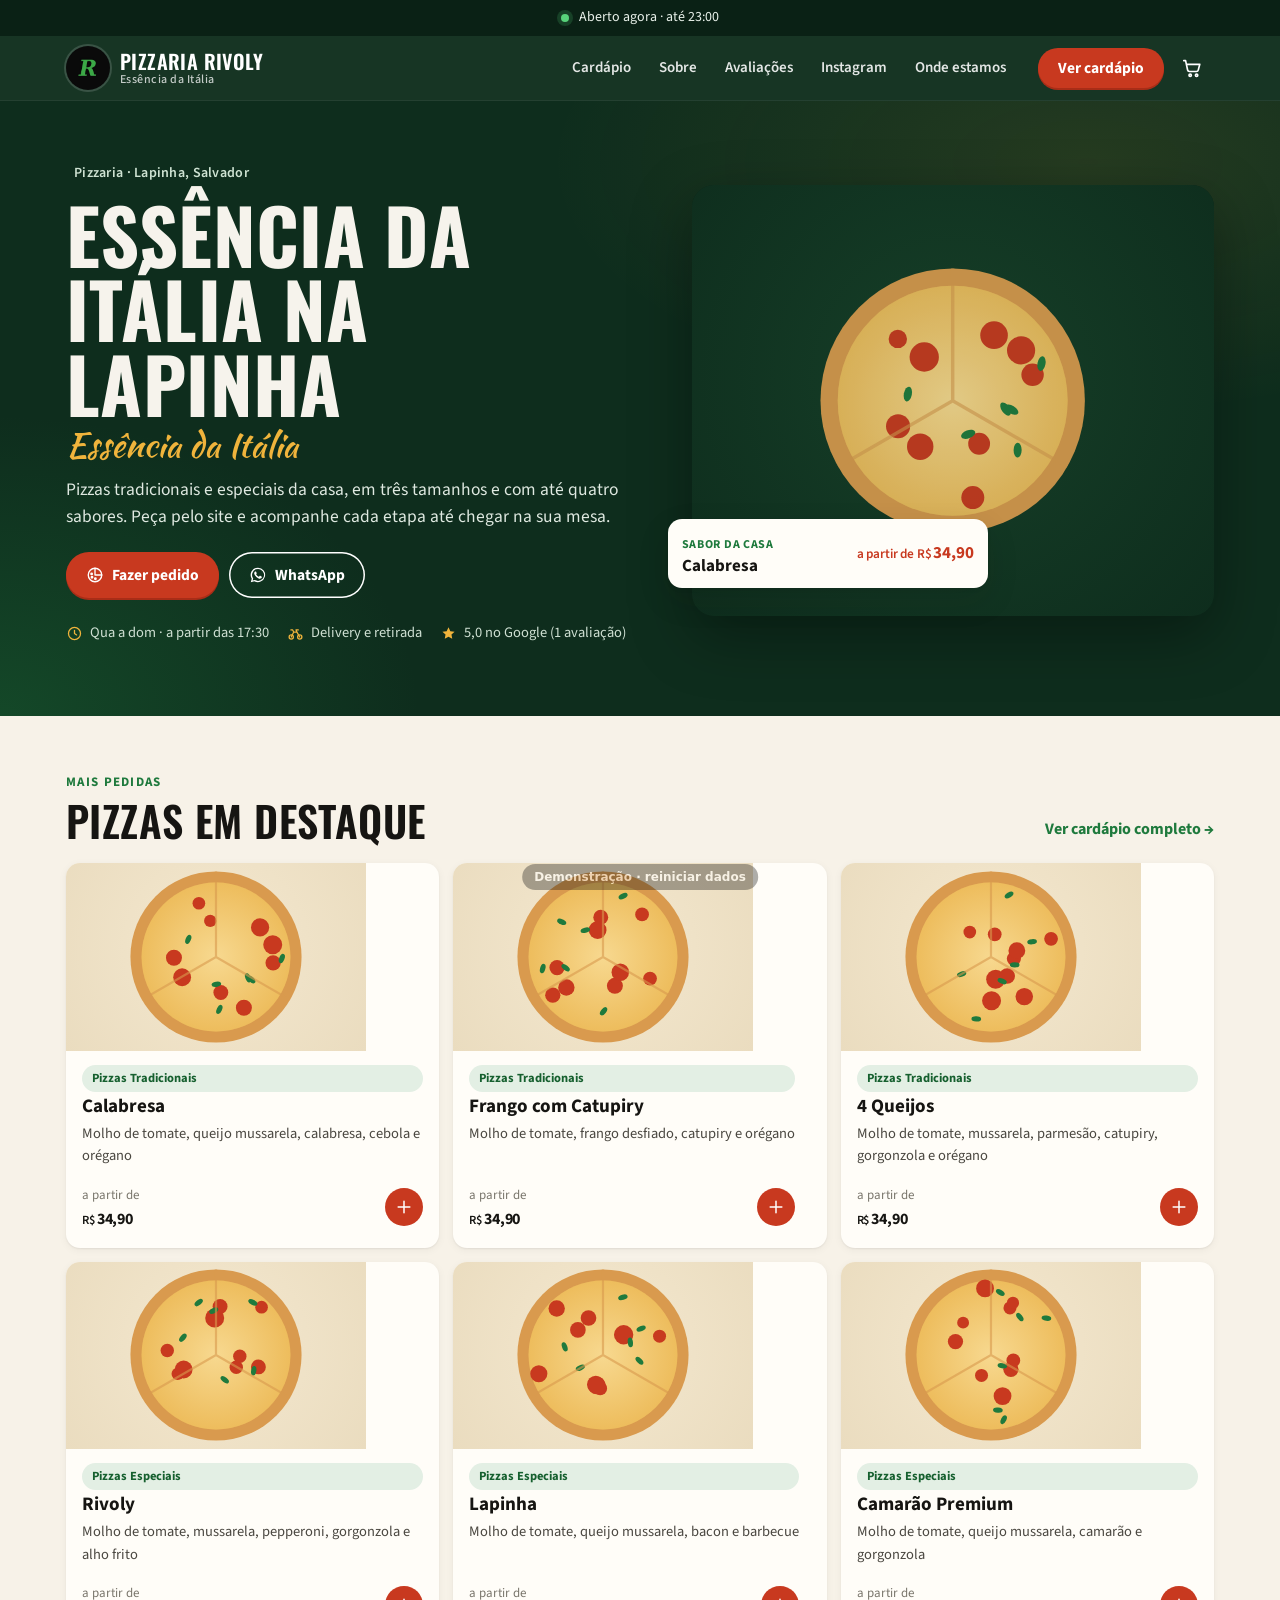
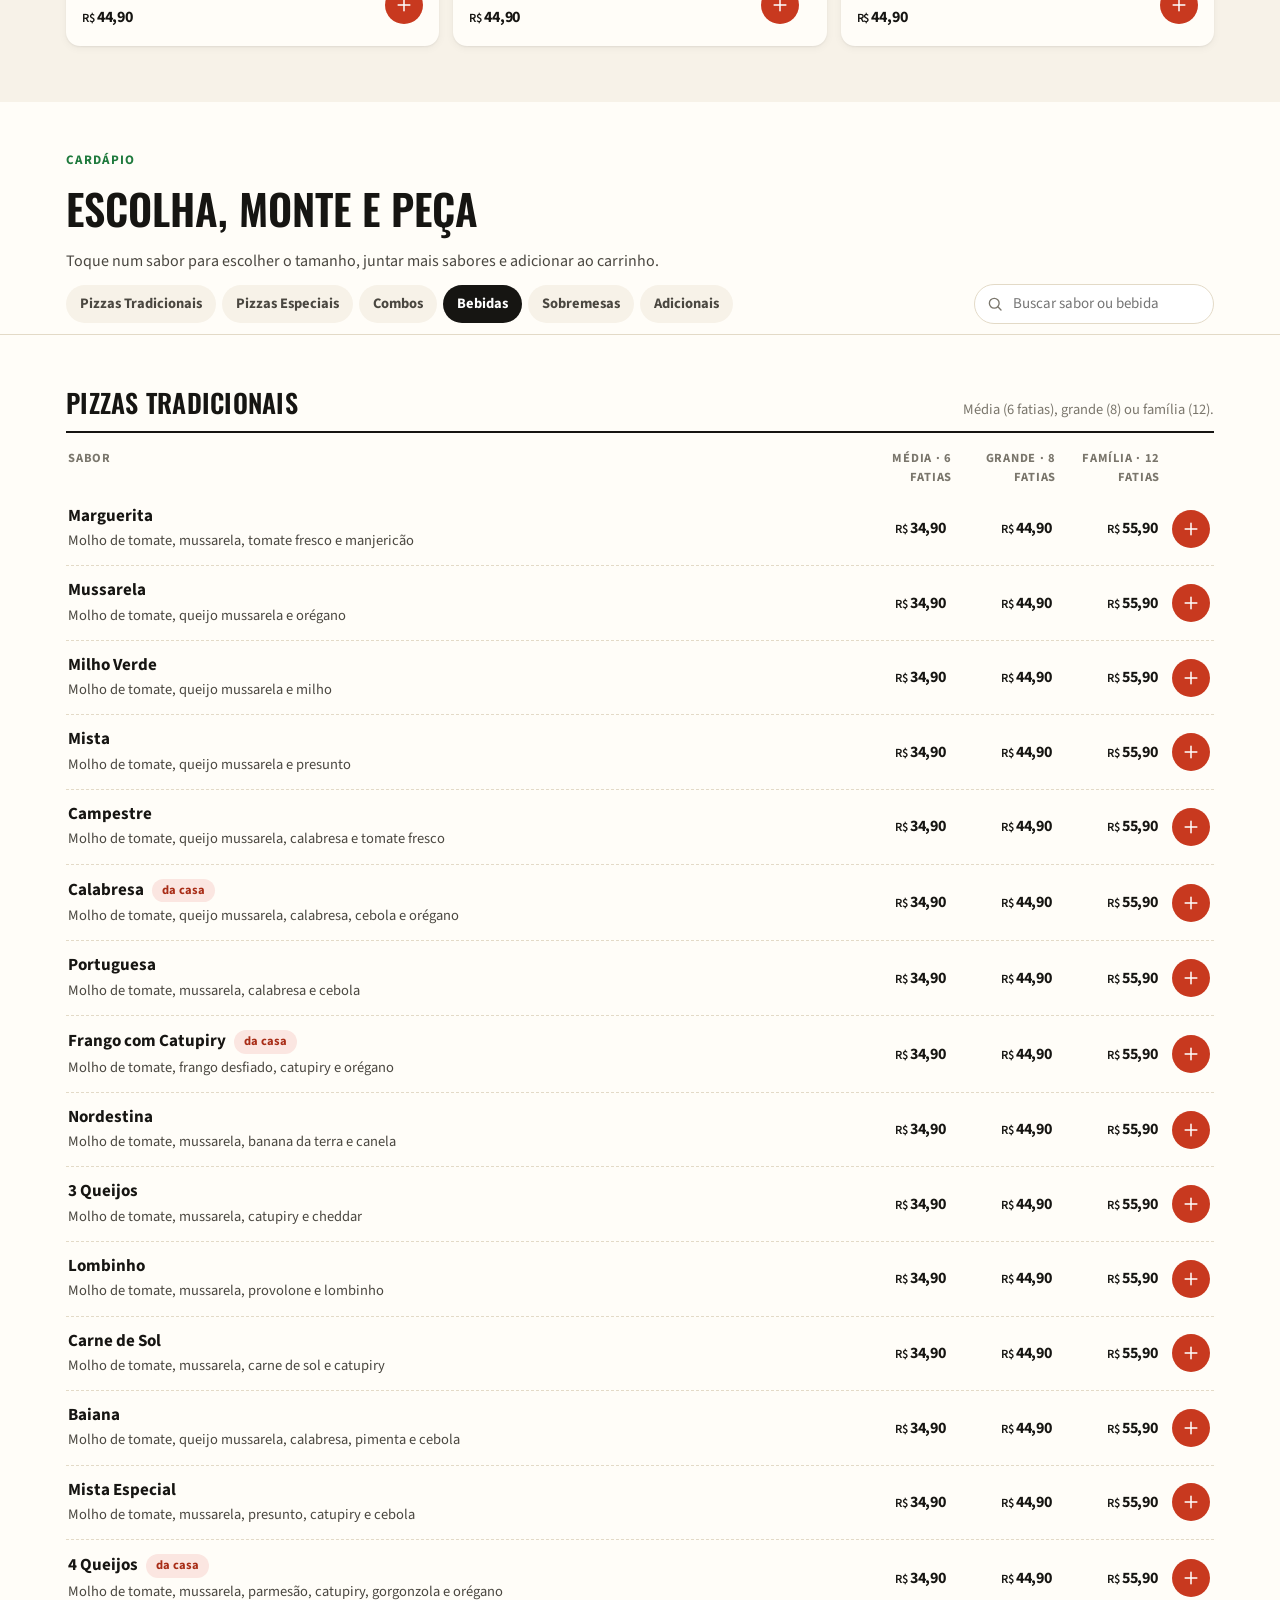
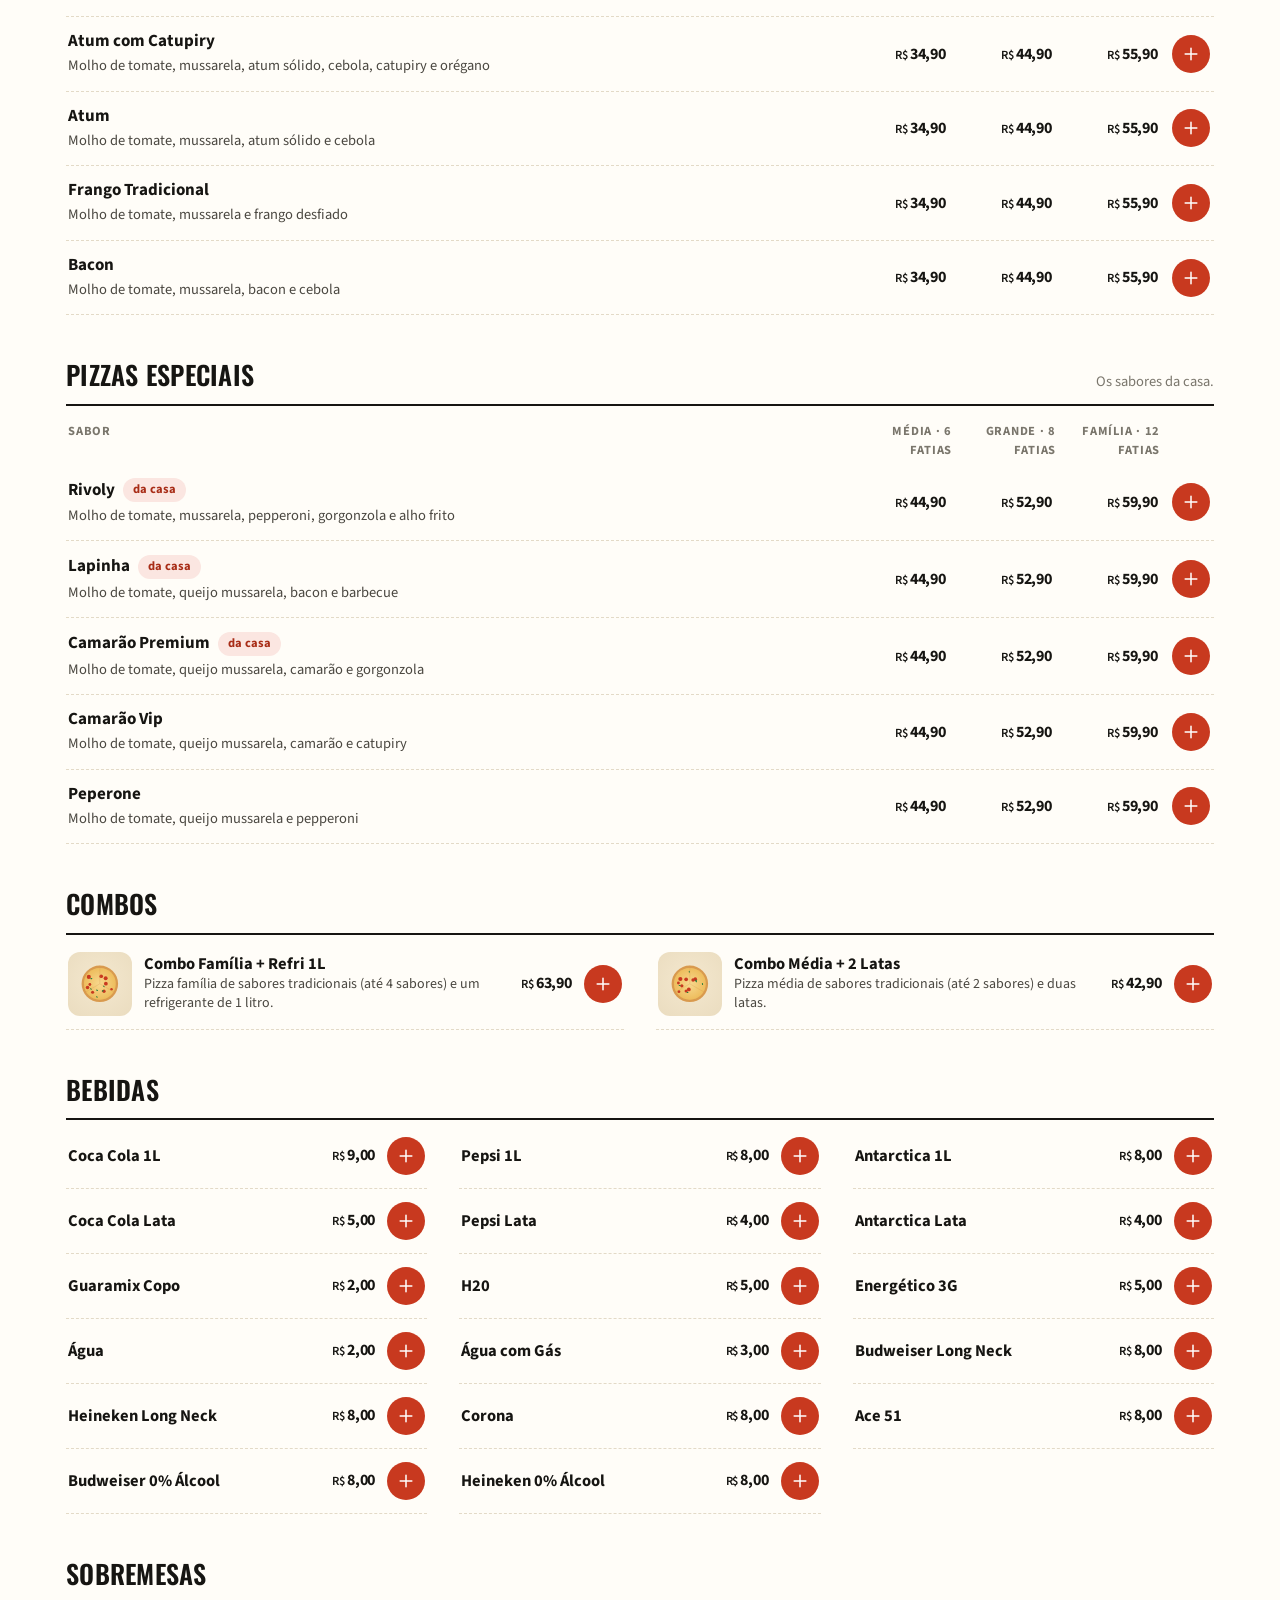
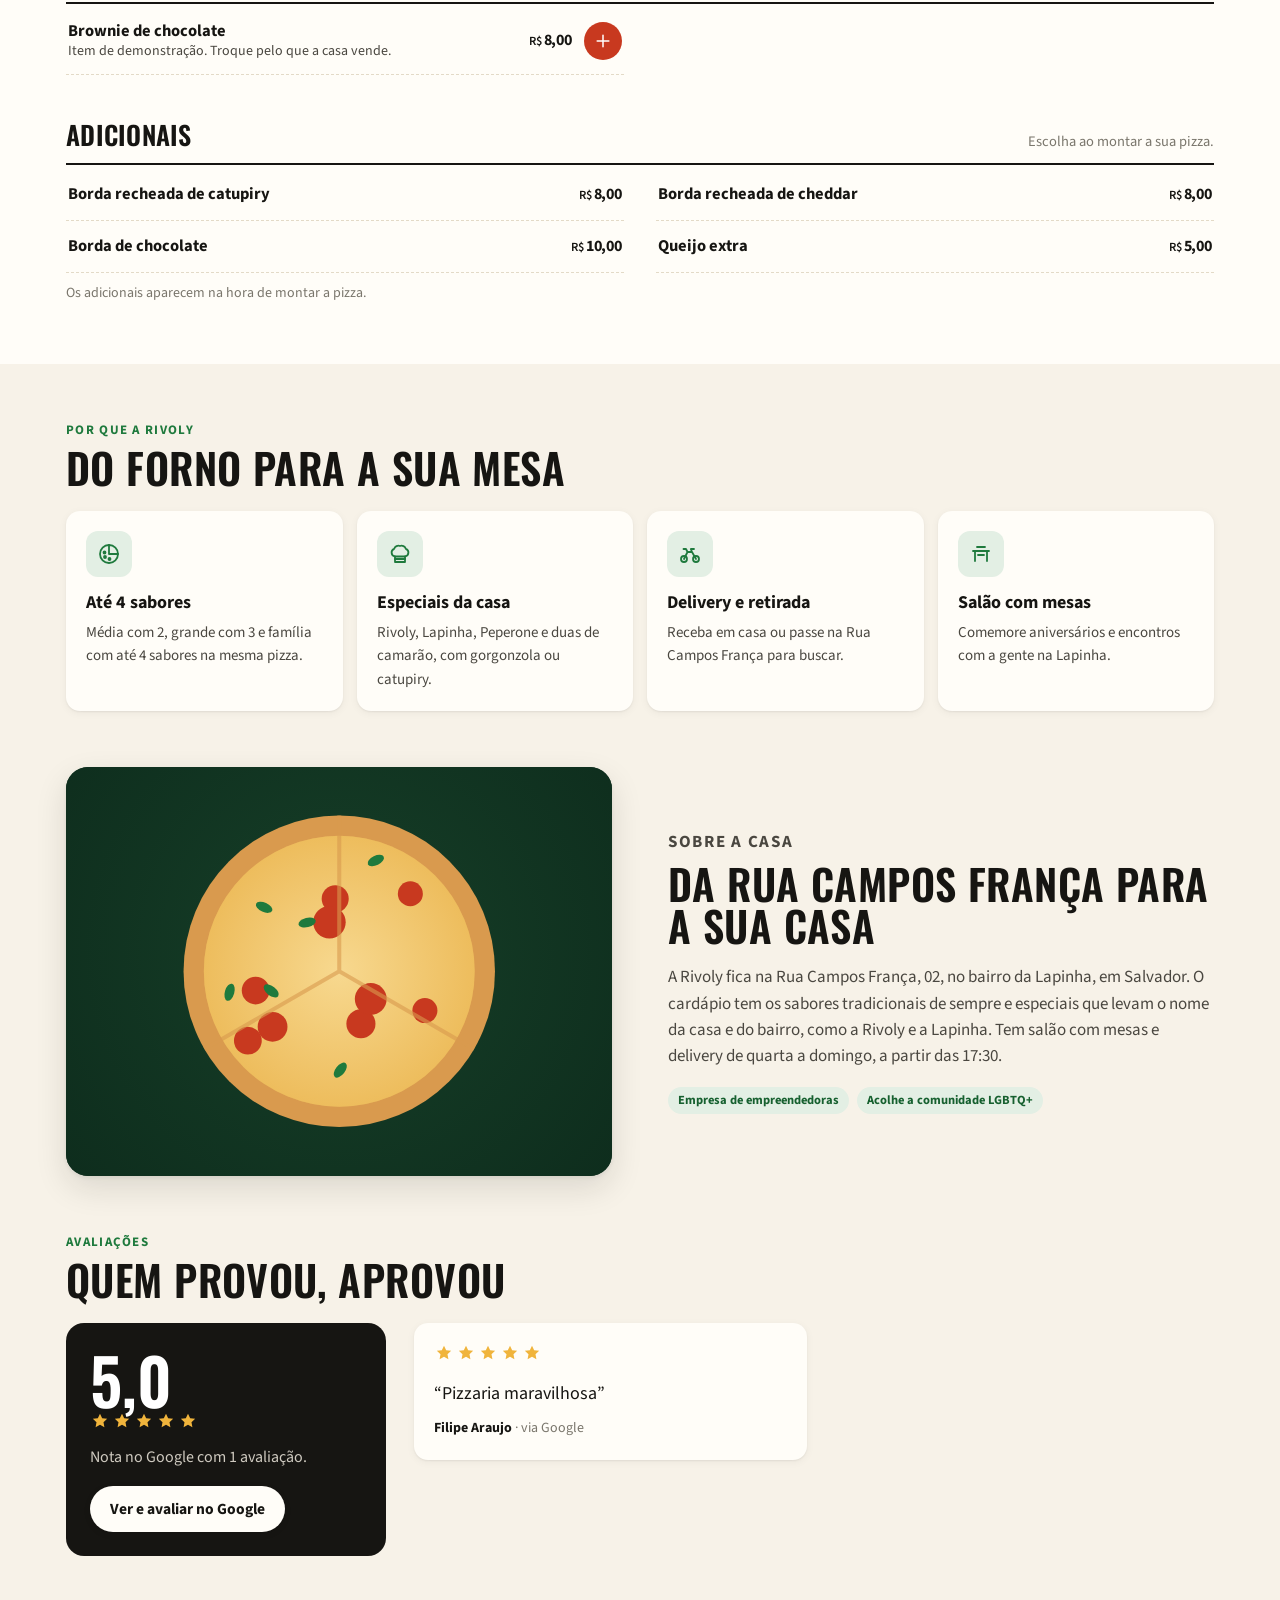
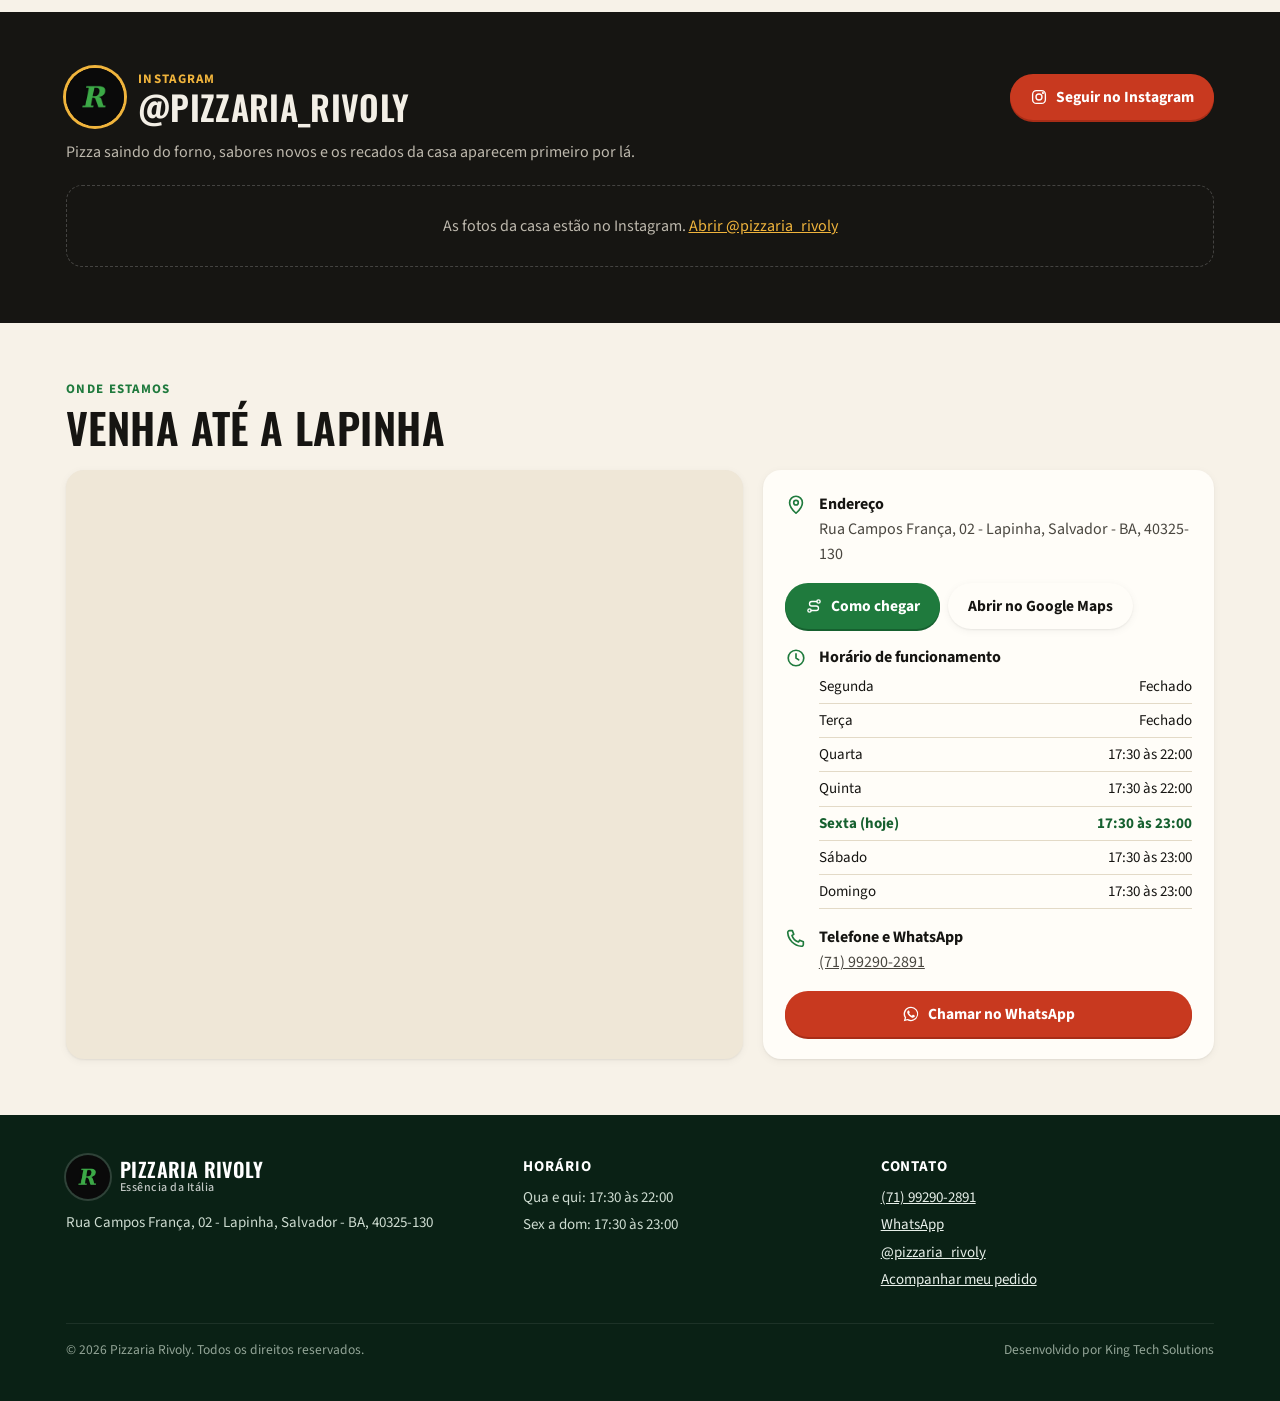
<file: rivoly-demo/index.html>
<!doctype html>
<html lang="pt-BR">
<head>
<meta charset="utf-8">
<meta name="viewport" content="width=device-width, initial-scale=1, viewport-fit=cover">
<!--SEO-->
<title>Pizzaria Rivoly | Pizza na Lapinha, Salvador</title>
<meta name="description" content="Pizzaria Rivoly na Rua Campos França, 02, Lapinha, Salvador (BA). Pizzas tradicionais e especiais. Delivery e retirada.">
<!--/SEO-->
<meta name="theme-color" content="#0e2d1d">
<link rel="icon" href="assets/img/logo-rivoly.jpg">
<link rel="apple-touch-icon" href="assets/img/logo-rivoly.jpg">
<link rel="preconnect" href="https://fonts.googleapis.com">
<link rel="preconnect" href="https://fonts.gstatic.com" crossorigin>
<link rel="stylesheet" href="https://fonts.googleapis.com/css2?family=Kaushan+Script&family=Oswald:wght@500;600;700&family=Source+Sans+3:wght@400;500;600;700;800&display=swap">
<link rel="stylesheet" href="assets/css/site.css?v=20260928">
</head>
<body>
<a class="sr-only" href="#cardapio">Pular para o cardápio</a>

<div class="statusbar" id="statusbar"><div class="wrap"><span class="dot" id="status-dot"></span><span id="status-text">Carregando horário…</span></div></div>

<header class="site-header">
  <div class="wrap">
    <a class="brand" href="#inicio" aria-label="Pizzaria Rivoly, início">
      <img src="assets/img/logo-rivoly.jpg" onerror="this.remove()" alt="" width="44" height="44" data-bind-logo>
      <span class="brand-name"><span data-bind="store_name">Pizzaria Rivoly</span><small data-bind="tagline">Essência da Itália</small></span>
    </a>
    <nav class="main-nav" aria-label="Principal">
      <a href="#cardapio">Cardápio</a>
      <a href="#sobre">Sobre</a>
      <a href="#avaliacoes">Avaliações</a>
      <a href="#instagram">Instagram</a>
      <a href="#onde-estamos">Onde estamos</a>
    </nav>
    <div class="header-actions">
      <a class="btn btn-primary header-cta" href="#cardapio">Ver cardápio</a>
      <button class="icon-btn cart-btn" type="button" id="open-cart" aria-label="Abrir carrinho">
        <span data-icon="cart"></span><span class="badge" id="cart-count" hidden>0</span>
      </button>
      <button class="icon-btn menu-toggle" type="button" id="menu-toggle" aria-label="Abrir menu" aria-expanded="false" aria-controls="mobile-nav"><span data-icon="menu"></span></button>
    </div>
  </div>
</header>
<nav class="mobile-nav" id="mobile-nav" aria-label="Menu">
  <a href="#cardapio">Cardápio</a>
  <a href="#sobre">Sobre</a>
  <a href="#avaliacoes">Avaliações</a>
  <a href="#instagram">Instagram</a>
  <a href="#onde-estamos">Onde estamos</a>
  <a href="pedido.html">Acompanhar pedido</a>
</nav>

<main>
  <section class="hero" id="inicio">
    <div class="wrap">
      <div>
        <span class="hero-kicker"><span data-icon="pin"></span><span id="hero-kicker">Pizzaria · Lapinha, Salvador</span></span>
        <h1 id="hero-title">Essência da Itália na Lapinha</h1>
        <span class="script" id="hero-script">Essência da Itália</span>
        <p class="lead" id="hero-sub">Pizzas tradicionais e especiais da casa, em três tamanhos e com até quatro sabores.</p>
        <div class="hero-ctas">
          <a class="btn btn-primary" href="#cardapio"><span data-icon="slices"></span>Fazer pedido</a>
          <a class="btn btn-ghost" id="hero-wa" href="#" target="_blank" rel="noopener"><span data-icon="whatsapp"></span>WhatsApp</a>
        </div>
        <ul class="hero-facts" id="hero-facts"></ul>
      </div>
      <div class="hero-media">
        <div class="hero-photo placeholder" id="hero-photo"></div>
        <a class="hero-card" id="hero-card" href="#cardapio" hidden></a>
      </div>
    </div>
  </section>

  <section class="section" id="destaques" aria-labelledby="destaques-t">
    <div class="wrap">
      <div class="section-head">
        <div><p class="eyebrow">Mais pedidas</p><h2 id="destaques-t">Pizzas em destaque</h2></div>
        <a class="link-arrow" href="#cardapio">Ver cardápio completo →</a>
      </div>
      <div class="featured" id="featured"><div class="skel" style="height:260px"></div><div class="skel" style="height:260px"></div><div class="skel" style="height:260px"></div></div>
    </div>
  </section>

  <section class="menu-section" id="cardapio" aria-labelledby="cardapio-t">
    <div class="wrap" style="padding-top:48px">
      <p class="eyebrow">Cardápio</p>
      <h2 id="cardapio-t" class="section-title-lg" style="font-family:var(--font-display);text-transform:uppercase;font-weight:600;font-size:clamp(28px,6vw,42px);margin:0">Escolha, monte e peça</h2>
      <p class="section-sub" id="menu-sub">Toque num sabor para escolher o tamanho, juntar mais sabores e adicionar ao carrinho.</p>
    </div>
    <div class="menu-tools">
      <div class="wrap">
        <nav class="cat-tabs" id="cat-tabs" aria-label="Categorias do cardápio"></nav>
        <div class="search-box" id="search-box">
          <span data-icon="search"></span>
          <input type="search" id="menu-search" placeholder="Buscar sabor ou bebida" aria-label="Buscar no cardápio" autocomplete="off">
        </div>
      </div>
    </div>
    <div class="wrap menu-body" id="menu-body">
      <div class="skel skel-line"></div><div class="skel skel-line"></div><div class="skel skel-line"></div><div class="skel skel-line"></div>
    </div>
  </section>

  <section class="section" id="diferenciais" aria-labelledby="dif-t">
    <div class="wrap">
      <div class="section-head"><div><p class="eyebrow">Por que a Rivoly</p><h2 id="dif-t">Do forno para a sua mesa</h2></div></div>
      <div class="diffs" id="diffs"></div>
    </div>
  </section>

  <section class="section" id="sobre" style="padding-top:0" aria-labelledby="sobre-t">
    <div class="wrap about">
      <div class="about-photo reveal" id="about-photo"></div>
      <div class="reveal">
        <p class="eyebrow">Sobre a casa</p>
        <h2 id="sobre-t">Da Rua Campos França para a sua casa</h2>
        <p id="about-text"></p>
        <div class="tags" id="about-tags"></div>
      </div>
    </div>
  </section>

  <section class="section" id="avaliacoes" style="padding-top:0" aria-labelledby="av-t">
    <div class="wrap">
      <div class="section-head"><div><p class="eyebrow">Avaliações</p><h2 id="av-t">Quem provou, aprovou</h2></div></div>
      <div class="reviews-wrap" id="reviews"></div>
    </div>
  </section>

  <section class="section insta" id="instagram" aria-labelledby="ig-t">
    <div class="wrap">
      <div class="insta-profile">
        <img src="assets/img/logo-rivoly.jpg" onerror="this.remove()" alt="" width="58" height="58" loading="lazy">
        <div style="flex:1;min-width:200px">
          <p class="eyebrow" style="margin:0">Instagram</p>
          <h2 id="ig-t" style="font-size:clamp(24px,5vw,34px)">@<span id="ig-user">pizzaria_rivoly</span></h2>
        </div>
        <a class="btn btn-primary" id="ig-follow" href="https://www.instagram.com/pizzaria_rivoly/" target="_blank" rel="noopener"><span data-icon="instagram"></span>Seguir no Instagram</a>
      </div>
      <p class="section-sub" style="margin:-6px 0 20px">Pizza saindo do forno, sabores novos e os recados da casa aparecem primeiro por lá.</p>
      <div class="insta-grid" id="insta-grid"></div>
    </div>
  </section>

  <section class="section" id="onde-estamos" aria-labelledby="loc-t">
    <div class="wrap">
      <div class="section-head"><div><p class="eyebrow">Onde estamos</p><h2 id="loc-t">Venha até a Lapinha</h2></div></div>
      <div class="location">
        <div class="map-box" id="map-box"></div>
        <div class="info-card" id="info-card"></div>
      </div>
    </div>
  </section>
</main>

<footer class="site-footer">
  <div class="wrap">
    <div class="footer-grid" id="footer-grid"></div>
    <div class="footer-bottom">
      <span>© <span id="year"></span> <span data-bind="store_name">Pizzaria Rivoly</span>. Todos os direitos reservados.</span>
      <span>Desenvolvido por King Tech Solutions</span>
    </div>
  </div>
</footer>

<button class="cart-bar" type="button" id="cart-bar" aria-label="Ver carrinho">
  <span><span class="qty" id="cart-bar-qty">0 itens</span><strong id="cart-bar-total">R$ 0,00</strong></span>
  <span class="go">Ver carrinho</span>
</button>

<!-- Produto -->
<dialog class="sheet center" id="product-dialog" aria-labelledby="pd-title"></dialog>
<!-- Carrinho e checkout -->
<dialog class="sheet side" id="cart-dialog" aria-labelledby="cd-title"></dialog>

<noscript><p style="padding:16px;background:#fff4dc">Ative o JavaScript para ver o cardápio e fazer pedidos. Você também pode ligar para (71) 99290-2891.</p></noscript>
<script src="assets/js/site.bundle.js?v=20260928" defer></script>
</body>
</html>
</file>
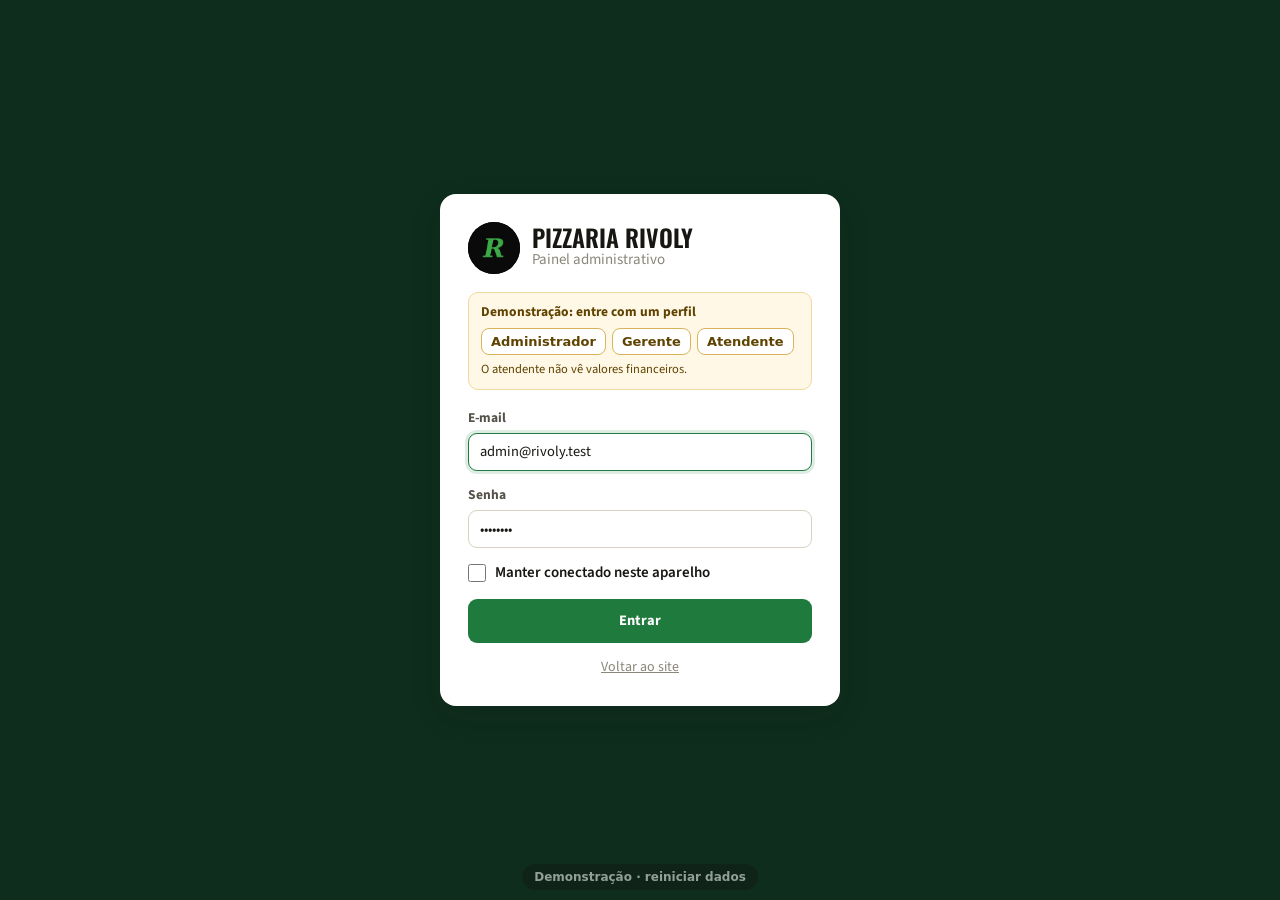
<file: rivoly-demo/painel.html>
<!doctype html>
<html lang="pt-BR">
<head>
<meta charset="utf-8">
<meta name="viewport" content="width=device-width, initial-scale=1, viewport-fit=cover">
<meta name="robots" content="noindex, nofollow">
<title>Painel | Pizzaria Rivoly</title>
<meta name="theme-color" content="#0e2d1d">
<link rel="icon" href="assets/img/logo-rivoly.jpg">
<link rel="preconnect" href="https://fonts.googleapis.com">
<link rel="preconnect" href="https://fonts.gstatic.com" crossorigin>
<link rel="stylesheet" href="https://fonts.googleapis.com/css2?family=Oswald:wght@500;600&family=Source+Sans+3:wght@400;500;600;700;800&display=swap">
<link rel="stylesheet" href="assets/css/admin.css?v=20260928">
</head>
<body>
<div id="root"><div class="login"><div class="login-card"><p class="muted">Carregando painel…</p></div></div></div>
<div id="print-area"></div>
<script src="assets/js/admin.bundle.js?v=20260928" defer></script>
</body>
</html>
</file>
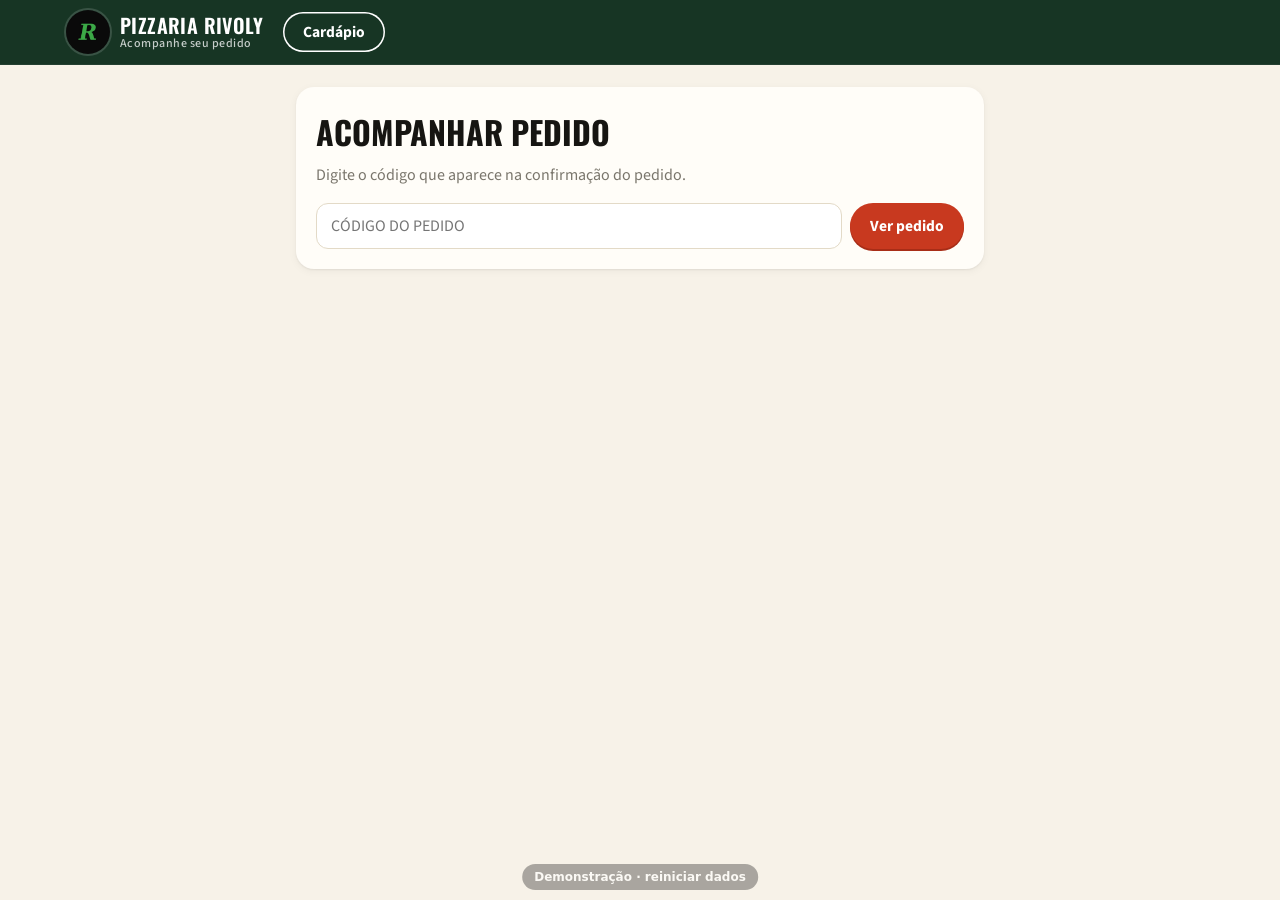
<file: rivoly-demo/pedido.html>
<!doctype html>
<html lang="pt-BR">
<head>
<meta charset="utf-8">
<meta name="viewport" content="width=device-width, initial-scale=1, viewport-fit=cover">
<title>Acompanhar pedido | Pizzaria Rivoly</title>
<meta name="robots" content="noindex">
<meta name="theme-color" content="#0e2d1d">
<link rel="icon" href="assets/img/logo-rivoly.jpg">
<link rel="preconnect" href="https://fonts.googleapis.com">
<link rel="preconnect" href="https://fonts.gstatic.com" crossorigin>
<link rel="stylesheet" href="https://fonts.googleapis.com/css2?family=Oswald:wght@500;600;700&family=Source+Sans+3:wght@400;500;600;700;800&display=swap">
<link rel="stylesheet" href="assets/css/site.css?v=20260928">
</head>
<body class="track-page">
<header class="site-header">
  <div class="wrap">
    <a class="brand" href="index.html" aria-label="Voltar ao site">
      <img src="assets/img/logo-rivoly.jpg" onerror="this.remove()" alt="" width="44" height="44">
      <span class="brand-name">Pizzaria Rivoly<small>Acompanhe seu pedido</small></span>
    </a>
    <div class="header-actions"><a class="btn btn-ghost" style="color:#fff;min-height:40px" href="index.html#cardapio">Cardápio</a></div>
  </div>
</header>
<main class="track" id="track">
  <div class="track-card"><div class="skel skel-line"></div><div class="skel skel-line"></div><div class="skel skel-line"></div></div>
</main>
<script src="assets/js/pedido.bundle.js?v=20260928" defer></script>
</body>
</html>
</file>
<file: rivoly-demo/assets/css/site.css>
/* =====================================================================
   Pizzaria Rivoly · site público
   Paleta tirada da identidade real: fundo preto da logo, verde do letreiro
   "Rivoly", verde escuro da fachada, vermelho do molho e creme da massa.
   ===================================================================== */

:root {
  --ink: #161512;
  --ink-2: #4a4740;
  --ink-3: #7a766c;
  --cream: #f7f2e8;
  --cream-2: #efe7d7;
  --paper: #fffdf8;
  --line: #e3dac7;
  --green: #1f7a3d;
  --green-2: #16602f;
  --green-deep: #0e2d1d;
  --green-deeper: #0a2115;
  --green-soft: #e3efe4;
  --tomato: #c8391f;
  --tomato-2: #a82d17;
  --tomato-soft: #fbe6e1;
  --cheese: #f0b43c;
  --radius: 14px;
  --radius-sm: 10px;
  --shadow-1: 0 1px 2px rgba(22, 21, 18, .06), 0 2px 8px rgba(22, 21, 18, .05);
  --shadow-2: 0 2px 4px rgba(22, 21, 18, .06), 0 12px 32px rgba(22, 21, 18, .12);
  --font-body: "Source Sans 3", system-ui, -apple-system, "Segoe UI", sans-serif;
  --font-display: "Oswald", "Arial Narrow", system-ui, sans-serif;
  --font-script: "Kaushan Script", cursive;
  --header-h: 64px;
  --gutter: 16px;
  --maxw: 1180px;
  color-scheme: light;
}

*, *::before, *::after { box-sizing: border-box; }
html { -webkit-text-size-adjust: 100%; scroll-behavior: smooth; scroll-padding-top: calc(var(--header-h) + 64px); }
@media (prefers-reduced-motion: reduce) { html { scroll-behavior: auto; } *, *::before, *::after { animation-duration: .01ms !important; transition-duration: .01ms !important; } }
body { margin: 0; font: 400 16px/1.55 var(--font-body); color: var(--ink); background: var(--cream); overflow-x: hidden; }
img { max-width: 100%; display: block; }
a { color: inherit; }
button, input, select, textarea { font: inherit; color: inherit; }
button { cursor: pointer; }
:focus-visible { outline: 3px solid var(--cheese); outline-offset: 2px; border-radius: 6px; }
.sr-only { position: absolute; width: 1px; height: 1px; padding: 0; margin: -1px; overflow: hidden; clip: rect(0 0 0 0); white-space: nowrap; border: 0; }
.wrap { width: 100%; max-width: var(--maxw); margin: 0 auto; padding: 0 var(--gutter); }
.num { font-variant-numeric: tabular-nums; }
.price { font-weight: 700; font-variant-numeric: tabular-nums; white-space: nowrap; letter-spacing: -.01em; }
.price small { font-size: .78em; font-weight: 600; margin-right: 2px; }

/* ---------- Botões ---------- */
.btn { display: inline-flex; align-items: center; justify-content: center; gap: 8px; min-height: 46px; padding: 0 20px; border-radius: 999px; border: 0; font-weight: 700; font-size: 15.5px; text-decoration: none; transition: background .15s, transform .1s, box-shadow .15s; white-space: nowrap; }
.btn:active { transform: translateY(1px); }
.btn svg { width: 18px; height: 18px; flex: none; }
.btn-primary { background: var(--tomato); color: #fff; box-shadow: 0 2px 0 var(--tomato-2); }
.btn-primary:hover { background: var(--tomato-2); }
.btn-green { background: var(--green); color: #fff; box-shadow: 0 2px 0 var(--green-2); }
.btn-green:hover { background: var(--green-2); }
.btn-ghost { background: transparent; color: inherit; box-shadow: inset 0 0 0 1.5px currentColor; }
.btn-ghost:hover { background: rgba(255,255,255,.08); }
.btn-light { background: var(--paper); color: var(--ink); box-shadow: var(--shadow-1); }
.btn-block { width: 100%; }
.btn[disabled], .btn.is-loading { opacity: .6; pointer-events: none; }
.btn.is-loading::after { content: ""; width: 16px; height: 16px; border: 2px solid currentColor; border-right-color: transparent; border-radius: 50%; animation: spin .7s linear infinite; }
@keyframes spin { to { transform: rotate(360deg); } }
.icon-btn { width: 44px; height: 44px; display: inline-grid; place-items: center; border-radius: 999px; border: 0; background: transparent; }
.icon-btn svg { width: 22px; height: 22px; }

/* ---------- Faixa de status ---------- */
.statusbar { background: var(--green-deeper); color: #e9f1ea; font-size: 14px; }
.statusbar .wrap { display: flex; align-items: center; justify-content: center; gap: 10px; min-height: 36px; text-align: center; flex-wrap: wrap; padding-top: 4px; padding-bottom: 4px; }
.dot { width: 8px; height: 8px; border-radius: 50%; background: #9aa39c; flex: none; }
.dot.on { background: #57d27a; box-shadow: 0 0 0 4px rgba(87, 210, 122, .18); }
.dot.off { background: #f07b62; }

/* ---------- Header ---------- */
.site-header { position: sticky; top: 0; z-index: 40; background: rgba(14, 45, 29, .96); color: #fff; backdrop-filter: saturate(1.2) blur(8px); border-bottom: 1px solid rgba(255,255,255,.06); }
.site-header .wrap { height: var(--header-h); display: flex; align-items: center; gap: 12px; }
.brand { display: flex; align-items: center; gap: 10px; text-decoration: none; min-width: 0; }
.brand img { width: 44px; height: 44px; border-radius: 50%; object-fit: cover; background: #000; box-shadow: 0 0 0 2px rgba(255,255,255,.15); }
.brand-name { font-family: var(--font-display); font-weight: 600; font-size: 20px; letter-spacing: .02em; text-transform: uppercase; line-height: 1; }
.brand-name small { display: block; font-family: var(--font-body); font-size: 12px; letter-spacing: .04em; text-transform: none; opacity: .75; margin-top: 3px; font-weight: 500; }
.main-nav { display: none; margin-left: auto; gap: 4px; }
.main-nav a { text-decoration: none; padding: 8px 12px; border-radius: 8px; font-weight: 600; font-size: 15px; opacity: .88; }
.main-nav a:hover { background: rgba(255,255,255,.08); opacity: 1; }
.header-actions { margin-left: auto; display: flex; align-items: center; gap: 6px; }
.cart-btn { position: relative; color: #fff; }
.cart-btn .badge { position: absolute; top: 2px; right: 0; min-width: 20px; height: 20px; padding: 0 5px; border-radius: 10px; background: var(--cheese); color: var(--ink); font-size: 12px; font-weight: 800; display: grid; place-items: center; }
.cart-btn .badge[hidden] { display: none; }
.header-cta { display: none; }
.menu-toggle { color: #fff; }
@media (min-width: 960px) {
  .main-nav { display: flex; }
  .header-actions { margin-left: 8px; }
  .header-cta { display: inline-flex; min-height: 40px; }
  .menu-toggle { display: none; }
}

.mobile-nav { position: fixed; inset: var(--header-h) 0 auto 0; z-index: 39; background: var(--green-deep); color: #fff; padding: 8px var(--gutter) 20px; box-shadow: var(--shadow-2); transform: translateY(-8px); opacity: 0; visibility: hidden; transition: .18s; }
.mobile-nav.open { transform: none; opacity: 1; visibility: visible; }
.mobile-nav a { display: block; padding: 14px 4px; font-weight: 600; font-size: 18px; text-decoration: none; border-bottom: 1px solid rgba(255,255,255,.08); }

/* ---------- Hero ---------- */
.hero { position: relative; background: var(--green-deep); color: #f6f3ec; overflow: hidden; }
.hero::before { content: ""; position: absolute; inset: 0; background:
  radial-gradient(900px 420px at 85% 10%, rgba(240,180,60,.10), transparent 60%),
  radial-gradient(700px 500px at 0% 100%, rgba(31,122,61,.35), transparent 60%); pointer-events: none; }
.hero .wrap { position: relative; display: grid; gap: 28px; padding-top: 28px; padding-bottom: 40px; }
.hero-kicker { display: inline-flex; align-items: center; gap: 8px; font-size: 14px; font-weight: 600; letter-spacing: .02em; color: #cfe3d3; }
.hero h1 { font-family: var(--font-display); font-weight: 700; text-transform: uppercase; font-size: clamp(38px, 10vw, 76px); line-height: .98; letter-spacing: .005em; margin: 12px 0 6px; overflow-wrap: anywhere; }
.hero .script { font-family: var(--font-script); color: var(--cheese); font-size: clamp(24px, 6vw, 34px); line-height: 1.1; display: block; margin-bottom: 12px; }
.hero p.lead { font-size: 17.5px; max-width: 34em; color: #dfe9e1; margin: 0 0 22px; }
.hero-ctas { display: flex; flex-wrap: wrap; gap: 10px; }
.hero-ctas .btn-ghost { color: #fff; }
.hero-facts { display: flex; flex-wrap: wrap; gap: 8px 18px; margin: 24px 0 0; padding: 0; list-style: none; font-size: 14.5px; color: #cfe0d3; }
.hero-facts li { display: flex; align-items: center; gap: 7px; }
.hero-facts svg { width: 17px; height: 17px; color: var(--cheese); flex: none; }
.hero-media { position: relative; }
.hero-photo { position: relative; border-radius: 22px; overflow: hidden; aspect-ratio: 4 / 3.3; background: #0b2417; box-shadow: 0 20px 60px rgba(0,0,0,.35); }
.hero-photo img { width: 100%; height: 100%; object-fit: cover; }
.hero-photo.placeholder { display: grid; place-items: center; }
.hero-photo.placeholder svg { width: 55%; opacity: .9; }
.hero-card { position: absolute; left: 12px; bottom: 12px; right: 12px; max-width: 320px; background: var(--paper); color: var(--ink); border-radius: 14px; padding: 12px 14px; display: flex; align-items: center; gap: 12px; box-shadow: var(--shadow-2); text-decoration: none; }
.hero-card .tag { font-size: 12px; font-weight: 700; color: var(--green); text-transform: uppercase; letter-spacing: .06em; }
.hero-card strong { display: block; font-size: 17px; line-height: 1.2; }
.hero-card .price { margin-left: auto; color: var(--tomato); font-size: 17px; }
@media (min-width: 900px) {
  .hero .wrap { grid-template-columns: 1.05fr .95fr; align-items: center; padding-top: 56px; padding-bottom: 72px; gap: 48px; }
  .hero-card { left: -24px; bottom: 28px; }
}

/* ---------- Seções ---------- */
.section { padding: 56px 0; }
.section-head { display: flex; align-items: end; justify-content: space-between; gap: 16px; margin-bottom: 22px; flex-wrap: wrap; }
.eyebrow { font-size: 13px; font-weight: 700; letter-spacing: .1em; text-transform: uppercase; color: var(--green); margin: 0 0 6px; }
.section h2 { font-family: var(--font-display); font-weight: 600; text-transform: uppercase; font-size: clamp(28px, 6vw, 42px); line-height: 1.02; margin: 0; letter-spacing: .01em; }
.section-sub { color: var(--ink-2); margin: 8px 0 0; max-width: 40em; }
.link-arrow { font-weight: 700; color: var(--green); text-decoration: none; display: inline-flex; gap: 6px; align-items: center; }
.link-arrow:hover { text-decoration: underline; }

/* Destaques */
.featured { display: grid; grid-auto-flow: column; grid-auto-columns: minmax(250px, 78%); gap: 14px; overflow-x: auto; padding: 4px 2px 12px; margin: 0 calc(var(--gutter) * -1); padding-left: var(--gutter); padding-right: var(--gutter); scroll-snap-type: x mandatory; scrollbar-width: thin; }
.featured > * { scroll-snap-align: start; }
@media (min-width: 720px) { .featured { grid-auto-flow: row; grid-template-columns: repeat(3, 1fr); overflow: visible; margin: 0; padding: 0; } }
.feat-card { background: var(--paper); border-radius: var(--radius); box-shadow: var(--shadow-1); overflow: hidden; display: flex; flex-direction: column; border: 0; text-align: left; padding: 0; transition: transform .15s, box-shadow .15s; }
.feat-card:hover { transform: translateY(-2px); box-shadow: var(--shadow-2); }
.feat-card .ph { aspect-ratio: 16 / 10; background: var(--cream-2); position: relative; overflow: hidden; }
.feat-card .ph img { width: 100%; height: 100%; object-fit: cover; }
.feat-card .body { padding: 14px 16px 16px; display: flex; flex-direction: column; gap: 4px; flex: 1; }
.feat-card h3 { margin: 0; font-size: 19px; line-height: 1.2; }
.feat-card p { margin: 0; color: var(--ink-2); font-size: 14.5px; }
.feat-card .foot { display: flex; align-items: center; justify-content: space-between; margin-top: auto; padding-top: 10px; }
.feat-card .from { font-size: 13px; color: var(--ink-3); }
.pill { display: inline-flex; align-items: center; gap: 6px; font-size: 12.5px; font-weight: 700; padding: 4px 10px; border-radius: 999px; background: var(--green-soft); color: var(--green-2); }
.pill.red { background: var(--tomato-soft); color: var(--tomato-2); }
.add-mini { width: 38px; height: 38px; border-radius: 50%; border: 0; background: var(--tomato); color: #fff; display: grid; place-items: center; flex: none; }
.add-mini svg { width: 20px; height: 20px; }

/* Arte de pizza (quando o produto ainda não tem foto) */
.pizza-art { width: 100%; height: 100%; display: grid; place-items: center; background: radial-gradient(circle at 50% 45%, #f4e8cf, #eadcbf); }
.pizza-art svg { width: 62%; height: auto; }
.pizza-art.dark { background: radial-gradient(circle at 50% 45%, #163f28, #0e2d1d); }

/* ---------- Cardápio ---------- */
.menu-section { background: var(--paper); }
.menu-tools { position: sticky; top: var(--header-h); z-index: 30; background: rgba(255,253,248,.97); backdrop-filter: blur(6px); border-bottom: 1px solid var(--line); }
.menu-tools .wrap { display: flex; align-items: center; gap: 10px; padding-top: 10px; padding-bottom: 10px; }
.cat-tabs { display: flex; gap: 6px; overflow-x: auto; scrollbar-width: none; flex: 1; min-width: 0; -webkit-mask-image: linear-gradient(90deg, #000 90%, transparent); mask-image: linear-gradient(90deg, #000 90%, transparent); padding-right: 20px; }
.cat-tabs::-webkit-scrollbar { display: none; }
.cat-tabs a { flex: none; text-decoration: none; padding: 8px 14px; border-radius: 999px; font-weight: 700; font-size: 14.5px; color: var(--ink-2); background: var(--cream); transition: background .15s, color .15s; }
.cat-tabs a.active { background: var(--ink); color: #fff; }
.search-box { position: relative; flex: none; width: 44px; }
.search-box input { width: 100%; height: 40px; border-radius: 999px; border: 1.5px solid var(--line); background: #fff; padding: 0 14px 0 38px; font-size: 15px; transition: width .2s; }
.search-box > [data-icon] { position: absolute; left: 12px; top: 11px; width: 18px; height: 18px; color: var(--ink-3); pointer-events: none; z-index: 1; }
.search-box svg { width: 18px; height: 18px; }
.search-box input:focus, .search-box input:not(:placeholder-shown) { outline: none; border-color: var(--green); }
@media (max-width: 719px) {
  .search-box input { padding-right: 0; color: transparent; cursor: pointer; }
  .search-box input::placeholder { color: transparent; }
  .search-box.open { position: absolute; left: var(--gutter); right: var(--gutter); width: auto; z-index: 2; }
  .search-box.open input { color: var(--ink); cursor: text; padding-right: 14px; }
  .search-box.open input::placeholder { color: var(--ink-3); }
}
@media (min-width: 720px) { .search-box { width: 240px; } }

.menu-body { padding-top: 26px; padding-bottom: 60px; }
.menu-cat { padding-top: 22px; }
.menu-cat + .menu-cat { margin-top: 18px; }
.menu-cat-head { display: flex; align-items: baseline; justify-content: space-between; gap: 12px; border-bottom: 2px solid var(--ink); padding-bottom: 8px; margin-bottom: 4px; flex-wrap: wrap; }
.menu-cat-head h3 { font-family: var(--font-display); font-weight: 600; font-size: 26px; text-transform: uppercase; margin: 0; letter-spacing: .01em; }
.menu-cat-head p { margin: 0; color: var(--ink-3); font-size: 14.5px; }

/* Lista de sabores com preço por tamanho (estilo cardápio de pizzaria) */
.size-legend { display: none; }
.flavor-list { list-style: none; margin: 0; padding: 0; }
.flavor { display: grid; grid-template-columns: 1fr auto; gap: 4px 14px; align-items: center; padding: 14px 2px; border-bottom: 1px dashed var(--line); cursor: pointer; }
.flavor:hover .flavor-name { color: var(--green); }
.flavor-name { grid-column: 1; grid-row: 1; font-weight: 700; font-size: 17px; line-height: 1.25; display: flex; align-items: center; gap: 8px; flex-wrap: wrap; }
.flavor-ing { grid-column: 1; grid-row: 2; color: var(--ink-2); font-size: 14.5px; line-height: 1.4; }
.flavor-prices { grid-column: 2; grid-row: 1 / span 2; display: flex; align-items: center; gap: 10px; }
.flavor-prices .sizes { display: none; }
.flavor-prices .from { text-align: right; font-size: 12.5px; color: var(--ink-3); line-height: 1.2; }
.flavor-prices .from .price { display: block; font-size: 16px; color: var(--ink); }
@media (min-width: 760px) {
  .size-legend { display: grid; grid-template-columns: 1fr repeat(3, 92px) 40px; gap: 0 12px; padding: 12px 2px 4px; font-size: 12.5px; font-weight: 700; color: var(--ink-3); text-transform: uppercase; letter-spacing: .06em; }
  .size-legend span { text-align: right; }
  .flavor { grid-template-columns: 1fr repeat(3, 92px) 40px; }
  .flavor-prices { display: contents; }
  .flavor-prices .from { display: none; }
  .flavor-prices .sizes { display: contents; }
  .flavor-prices .sizes > span { grid-row: 1 / span 2; text-align: right; }
  .flavor-prices .sizes > span:nth-child(1) { grid-column: 2; }
  .flavor-prices .sizes > span:nth-child(2) { grid-column: 3; }
  .flavor-prices .sizes > span:nth-child(3) { grid-column: 4; }
  .flavor .add-mini { grid-column: 5; grid-row: 1 / span 2; }
}

/* Cartões simples (bebidas, combos, sobremesas) */
.item-grid { display: grid; grid-template-columns: 1fr; gap: 0; }
@media (min-width: 640px) { .item-grid { grid-template-columns: 1fr 1fr; column-gap: 32px; } }
@media (min-width: 1000px) { .item-grid.cols-3 { grid-template-columns: repeat(3, 1fr); } }
.item { display: flex; align-items: center; gap: 12px; padding: 13px 2px; border-bottom: 1px dashed var(--line); cursor: pointer; min-width: 0; }
.item-thumb { width: 64px; height: 64px; border-radius: 12px; overflow: hidden; flex: none; background: var(--cream-2); }
.item-thumb img { width: 100%; height: 100%; object-fit: cover; }
.item-main { flex: 1; min-width: 0; }
.item-main strong { display: block; font-size: 16.5px; line-height: 1.25; }
.item-main span { display: block; color: var(--ink-2); font-size: 14px; line-height: 1.35; overflow: hidden; text-overflow: ellipsis; display: -webkit-box; -webkit-line-clamp: 2; -webkit-box-orient: vertical; }
.item .price { font-size: 16px; }
.item .old { text-decoration: line-through; color: var(--ink-3); font-weight: 500; font-size: 13px; display: block; text-align: right; }
.addon-note { color: var(--ink-3); font-size: 14px; margin: 10px 0 0; }
.empty-search { padding: 40px 0; text-align: center; color: var(--ink-2); }

/* ---------- Diferenciais ---------- */
.diffs { display: grid; gap: 14px; grid-template-columns: 1fr; }
@media (min-width: 640px) { .diffs { grid-template-columns: 1fr 1fr; } }
@media (min-width: 1000px) { .diffs { grid-template-columns: repeat(4, 1fr); } }
.diff { background: var(--paper); border-radius: var(--radius); padding: 20px; box-shadow: var(--shadow-1); }
.diff .ico { width: 46px; height: 46px; border-radius: 12px; background: var(--green-soft); color: var(--green); display: grid; place-items: center; margin-bottom: 12px; }
.diff .ico svg { width: 24px; height: 24px; }
.diff h3 { margin: 0 0 4px; font-size: 18px; }
.diff p { margin: 0; color: var(--ink-2); font-size: 15px; }

/* ---------- Sobre ---------- */
.about { display: grid; gap: 28px; align-items: center; }
@media (min-width: 900px) { .about { grid-template-columns: 1fr 1fr; gap: 56px; } }
.about-photo { border-radius: 22px; overflow: hidden; aspect-ratio: 4 / 3; background: var(--green-deep); box-shadow: var(--shadow-2); }
.about-photo img { width: 100%; height: 100%; object-fit: cover; }
.about p { color: var(--ink-2); font-size: 17px; }
.tags { display: flex; flex-wrap: wrap; gap: 8px; margin-top: 14px; }

/* ---------- Avaliações ---------- */
.reviews-wrap { display: grid; gap: 18px; }
@media (min-width: 900px) { .reviews-wrap { grid-template-columns: 320px 1fr; gap: 28px; align-items: start; } }
.rating-card { background: var(--ink); color: #fff; border-radius: 18px; padding: 24px; }
.rating-card .big { font-family: var(--font-display); font-size: 64px; line-height: 1; font-weight: 600; }
.stars { display: inline-flex; gap: 2px; color: var(--cheese); }
.stars svg { width: 20px; height: 20px; }
.rating-card p { color: #cfcac0; margin: 6px 0 16px; }
.review-list { display: grid; gap: 14px; grid-template-columns: 1fr; }
@media (min-width: 640px) { .review-list { grid-template-columns: 1fr 1fr; } }
.review { background: var(--paper); border-radius: var(--radius); padding: 20px; box-shadow: var(--shadow-1); }
.review blockquote { margin: 10px 0 12px; font-size: 18px; line-height: 1.4; }
.review footer { font-size: 14px; color: var(--ink-3); }
.review footer strong { color: var(--ink); }

/* ---------- Instagram ---------- */
.insta { background: var(--ink); color: #f3efe6; }
.insta .eyebrow { color: var(--cheese); }
.insta .section-sub { color: #bdb8ad; }
.insta-grid { display: grid; grid-template-columns: repeat(2, 1fr); gap: 8px; }
@media (min-width: 640px) { .insta-grid { grid-template-columns: repeat(3, 1fr); gap: 10px; } }
@media (min-width: 1000px) { .insta-grid { grid-template-columns: repeat(4, 1fr); } }
.insta-grid > a { position: relative; display: block; aspect-ratio: 1; border-radius: 12px; overflow: hidden; background: #222; }
.insta-grid img { width: 100%; height: 100%; object-fit: cover; transition: transform .3s; }
.insta-grid > a:hover img { transform: scale(1.04); }
.insta-grid .cap { position: absolute; inset: auto 0 0 0; padding: 26px 10px 8px; font-size: 13px; line-height: 1.3; background: linear-gradient(transparent, rgba(0,0,0,.75)); color: #fff; opacity: 0; transition: opacity .2s; }
.insta-grid > a:hover .cap, .insta-grid > a:focus-visible .cap { opacity: 1; }
.insta-empty { border: 1.5px dashed rgba(255,255,255,.2); border-radius: 16px; padding: 28px; text-align: center; color: #bdb8ad; }
.insta-profile { display: flex; align-items: center; gap: 14px; margin-bottom: 20px; flex-wrap: wrap; }
.insta-profile img { width: 58px; height: 58px; border-radius: 50%; box-shadow: 0 0 0 3px var(--cheese); }

/* ---------- Localização ---------- */
.location { display: grid; gap: 20px; }
@media (min-width: 900px) { .location { grid-template-columns: 1.2fr .8fr; } }
.map-box { border-radius: 18px; overflow: hidden; min-height: 320px; background: var(--cream-2); box-shadow: var(--shadow-1); position: relative; }
.map-box iframe { border: 0; width: 100%; height: 100%; min-height: 320px; display: block; }
.info-card { background: var(--paper); border-radius: 18px; padding: 22px; box-shadow: var(--shadow-1); display: flex; flex-direction: column; gap: 16px; }
.info-row { display: flex; gap: 12px; }
.info-row svg { width: 22px; height: 22px; color: var(--green); flex: none; margin-top: 2px; }
.info-row strong { display: block; }
.info-row span, .info-row a { color: var(--ink-2); }
.hours { width: 100%; border-collapse: collapse; font-size: 15px; }
.hours td { padding: 5px 0; border-bottom: 1px solid var(--line); }
.hours td:last-child { text-align: right; font-variant-numeric: tabular-nums; }
.hours tr.today td { font-weight: 700; color: var(--green-2); }
.info-actions { display: flex; flex-wrap: wrap; gap: 8px; }

/* ---------- Rodapé ---------- */
.site-footer { background: var(--green-deeper); color: #cddbd0; padding: 40px 0 110px; font-size: 15px; }
@media (min-width: 900px) { .site-footer { padding-bottom: 40px; } }
.footer-grid { display: grid; gap: 24px; }
@media (min-width: 760px) { .footer-grid { grid-template-columns: 1.3fr 1fr 1fr; } }
.site-footer h4 { color: #fff; margin: 0 0 8px; font-size: 15px; letter-spacing: .06em; text-transform: uppercase; }
.site-footer a { color: #e7efe9; }
.site-footer p { margin: 4px 0; }
.footer-bottom { border-top: 1px solid rgba(255,255,255,.08); margin-top: 28px; padding-top: 16px; display: flex; flex-wrap: wrap; justify-content: space-between; gap: 8px; font-size: 13.5px; color: #93a597; }

/* ---------- Barra fixa do carrinho (celular) ---------- */
.cart-bar { position: fixed; left: 12px; right: 12px; bottom: 12px; z-index: 35; display: flex; align-items: center; gap: 12px; padding: 10px 10px 10px 18px; border-radius: 16px; background: var(--ink); color: #fff; box-shadow: 0 10px 30px rgba(0,0,0,.3); border: 0; text-align: left; transform: translateY(140%); visibility: hidden; transition: transform .25s, visibility .25s; padding-bottom: max(10px, env(safe-area-inset-bottom)); }
.cart-bar.show { transform: none; visibility: visible; }
.cart-bar .qty { font-size: 13px; color: #cfcac0; }
.cart-bar strong { display: block; font-size: 17px; }
.cart-bar .go { margin-left: auto; background: var(--tomato); padding: 12px 16px; border-radius: 12px; font-weight: 700; }
@media (min-width: 960px) { .cart-bar { left: auto; right: 24px; bottom: 24px; width: 360px; } }

/* ---------- Diálogos (produto e carrinho) ---------- */
dialog { padding: 0; border: 0; color: var(--ink); background: var(--paper); max-width: 100%; max-height: 100%; }
dialog::backdrop { background: rgba(10, 16, 12, .55); backdrop-filter: blur(2px); }
.sheet { width: 100%; height: 100%; margin: 0; border-radius: 0; inset: 0; }
.sheet[open] { display: flex; flex-direction: column; animation: sheetIn .22s ease-out; }
@keyframes sheetIn { from { transform: translateY(24px); opacity: .4; } to { transform: none; opacity: 1; } }
@media (min-width: 720px) {
  .sheet.center { width: min(620px, calc(100% - 32px)); height: auto; max-height: min(88vh, 900px); margin: auto; border-radius: 20px; box-shadow: var(--shadow-2); }
  .sheet.side { width: 440px; height: 100%; margin: 0 0 0 auto; border-radius: 20px 0 0 20px; }
  .sheet.side[open] { animation: sideIn .22s ease-out; }
  @keyframes sideIn { from { transform: translateX(30px); opacity: .5; } to { transform: none; opacity: 1; } }
}
.sheet-head { display: flex; align-items: center; gap: 8px; padding: 10px 10px 10px 18px; border-bottom: 1px solid var(--line); min-height: 60px; flex: none; }
.sheet-head h2 { font-size: 19px; margin: 0; flex: 1; min-width: 0; }
.sheet-body { flex: 1; overflow-y: auto; overscroll-behavior: contain; }
.sheet-foot { flex: none; padding: 12px 16px; border-top: 1px solid var(--line); background: var(--paper); padding-bottom: max(12px, env(safe-area-inset-bottom)); }

.p-hero { aspect-ratio: 16 / 8; background: var(--cream-2); overflow: hidden; }
.p-hero img { width: 100%; height: 100%; object-fit: cover; }
.p-pad { padding: 18px; }
.p-title { font-size: 24px; margin: 0 0 4px; line-height: 1.2; }
.p-ing { color: var(--ink-2); margin: 0; }
.p-desc { color: var(--ink-2); margin: 6px 0 0; font-size: 15px; }
.p-group { border-top: 8px solid var(--cream); padding: 16px 18px; }
.p-group-head { display: flex; align-items: baseline; justify-content: space-between; gap: 10px; margin-bottom: 10px; }
.p-group-head h3 { font-size: 16.5px; margin: 0; }
.req { font-size: 12px; font-weight: 800; letter-spacing: .04em; text-transform: uppercase; padding: 3px 8px; border-radius: 6px; background: var(--ink); color: #fff; }
.req.opt { background: var(--cream-2); color: var(--ink-2); }
.choice { display: flex; align-items: center; gap: 12px; padding: 12px 12px; border-radius: 12px; border: 1.5px solid var(--line); margin-bottom: 8px; cursor: pointer; background: #fff; }
.choice:has(input:checked) { border-color: var(--green); background: var(--green-soft); }
.choice input { width: 20px; height: 20px; accent-color: var(--green); flex: none; margin: 0; }
.choice .c-main { flex: 1; min-width: 0; }
.choice .c-main strong { display: block; }
.choice .c-main small { color: var(--ink-3); }
.choice .price { font-size: 15px; }
.choice.disabled { opacity: .45; cursor: not-allowed; }
.flavor-picker { display: grid; gap: 8px; }
.flavor-picker .search { width: 100%; height: 42px; border-radius: 10px; border: 1.5px solid var(--line); padding: 0 12px; background: #fff; }
.flavor-scroll { max-height: 260px; overflow-y: auto; padding-right: 2px; }
.chips { display: flex; flex-wrap: wrap; gap: 6px; }
.chip { display: inline-flex; align-items: center; gap: 6px; padding: 6px 8px 6px 12px; border-radius: 999px; background: var(--ink); color: #fff; font-size: 14px; font-weight: 600; }
.chip button { border: 0; background: rgba(255,255,255,.18); color: #fff; width: 22px; height: 22px; border-radius: 50%; display: grid; place-items: center; font-size: 14px; line-height: 1; }
.chip.main { background: var(--green); }
.hint { font-size: 13.5px; color: var(--ink-3); margin: 6px 0 0; }
textarea, .field input, .field select { width: 100%; border: 1.5px solid var(--line); border-radius: 10px; padding: 11px 12px; background: #fff; font-size: 16px; }
textarea { resize: vertical; min-height: 76px; }
textarea:focus, .field input:focus, .field select:focus { outline: none; border-color: var(--green); box-shadow: 0 0 0 3px rgba(31,122,61,.14); }
.field { display: block; margin-bottom: 12px; }
.field > span { display: block; font-weight: 700; font-size: 14.5px; margin-bottom: 5px; }
.field .err { display: none; color: var(--tomato-2); font-size: 13.5px; margin-top: 4px; }
.field.invalid input, .field.invalid select { border-color: var(--tomato); }
.field.invalid .err { display: block; }
.field-row { display: grid; grid-template-columns: 1fr 1fr; gap: 10px; }
.field-row.r-2-1 { grid-template-columns: 2fr 1fr; }
.field-row.r-1-2 { grid-template-columns: 1fr 2fr; }

.qty-row { display: flex; align-items: center; gap: 12px; }
.stepper { display: inline-flex; align-items: center; border: 1.5px solid var(--line); border-radius: 999px; background: #fff; height: 46px; flex: none; }
.stepper button { width: 42px; height: 42px; border: 0; background: transparent; font-size: 22px; font-weight: 700; color: var(--green); border-radius: 50%; }
.stepper button:disabled { color: var(--line); }
.stepper output { min-width: 26px; text-align: center; font-weight: 700; font-variant-numeric: tabular-nums; }
.qty-row .btn { flex: 1; }

/* Carrinho */
.steps { display: flex; gap: 6px; padding: 12px 18px 0; }
.steps span { flex: 1; height: 4px; border-radius: 4px; background: var(--line); }
.steps span.on { background: var(--green); }
.cart-empty { padding: 48px 24px; text-align: center; color: var(--ink-2); }
.cart-empty svg { width: 64px; height: 64px; color: var(--line); margin: 0 auto 10px; }
.cart-line { display: flex; gap: 12px; padding: 14px 18px; border-bottom: 1px solid var(--line); }
.cart-line .l-main { flex: 1; min-width: 0; }
.cart-line strong { display: block; line-height: 1.25; }
.cart-line .l-meta { font-size: 13.5px; color: var(--ink-2); margin-top: 2px; }
.cart-line .l-note { font-size: 13px; color: var(--ink-3); font-style: italic; margin-top: 2px; }
.cart-line .l-actions { display: flex; align-items: center; gap: 10px; margin-top: 8px; }
.cart-line .stepper { height: 36px; }
.cart-line .stepper button { width: 34px; height: 34px; font-size: 18px; }
.link-btn { border: 0; background: none; padding: 4px 0; color: var(--tomato-2); font-weight: 700; font-size: 14px; }
.totals { padding: 14px 18px; display: grid; gap: 6px; font-size: 15px; }
.totals div { display: flex; justify-content: space-between; gap: 10px; }
.totals .grand { font-size: 19px; font-weight: 800; padding-top: 8px; border-top: 1px solid var(--line); margin-top: 4px; }
.totals .muted { color: var(--ink-3); }
.totals .disc { color: var(--green-2); }
.coupon { display: flex; gap: 8px; padding: 0 18px 14px; }
.coupon input { flex: 1; min-width: 0; height: 44px; border: 1.5px solid var(--line); border-radius: 10px; padding: 0 12px; text-transform: uppercase; background: #fff; }
.coupon .btn { min-height: 44px; }
.notice { margin: 12px 18px; padding: 12px 14px; border-radius: 12px; font-size: 14.5px; background: var(--cream); color: var(--ink-2); }
.notice.warn { background: #fff4dc; color: #6f4b00; }
.notice.err { background: var(--tomato-soft); color: var(--tomato-2); }
.seg { display: grid; grid-template-columns: 1fr 1fr; gap: 6px; background: var(--cream); padding: 5px; border-radius: 14px; margin-bottom: 14px; }
.seg label { display: flex; flex-direction: column; align-items: center; gap: 2px; padding: 10px; border-radius: 10px; cursor: pointer; font-weight: 700; text-align: center; }
.seg label small { font-weight: 500; color: var(--ink-3); font-size: 12.5px; }
.seg input { position: absolute; opacity: 0; pointer-events: none; }
.seg label:has(input:checked) { background: #fff; box-shadow: var(--shadow-1); color: var(--green-2); }
.seg label:has(input:focus-visible) { outline: 3px solid var(--cheese); }
.co-pad { padding: 16px 18px; }
.co-title { font-size: 15px; font-weight: 800; letter-spacing: .04em; text-transform: uppercase; color: var(--ink-3); margin: 6px 0 10px; }
.summary-box { background: var(--cream); border-radius: 12px; padding: 12px 14px; font-size: 14.5px; }
.summary-box div { display: flex; justify-content: space-between; gap: 10px; padding: 2px 0; }

/* Toast */
.toasts { position: fixed; z-index: 100; left: 50%; top: 14px; transform: translateX(-50%); display: grid; gap: 8px; width: min(420px, calc(100% - 24px)); pointer-events: none; }
.toast { background: var(--ink); color: #fff; padding: 12px 16px; border-radius: 12px; box-shadow: var(--shadow-2); font-weight: 600; font-size: 15px; animation: toastIn .2s ease-out; pointer-events: auto; display: flex; gap: 10px; align-items: center; }
.toast.ok::before { content: ""; width: 8px; height: 8px; border-radius: 50%; background: #57d27a; flex: none; }
.toast.err { background: var(--tomato-2); }
@keyframes toastIn { from { transform: translateY(-8px); opacity: 0; } to { transform: none; opacity: 1; } }

/* Skeleton de carregamento */
.skel { background: linear-gradient(90deg, var(--cream-2), #f7f0e2, var(--cream-2)); background-size: 200% 100%; animation: shimmer 1.2s infinite; border-radius: 8px; }
@keyframes shimmer { to { background-position: -200% 0; } }
.skel-line { height: 18px; margin: 16px 0; }

/* Entrada suave de seções */
.reveal { opacity: 0; transform: translateY(14px); transition: opacity .5s ease, transform .5s ease; }
.reveal.in { opacity: 1; transform: none; }

/* ---------- Página de acompanhamento ---------- */
.track-page { min-height: 100vh; }
.track { max-width: 720px; margin: 0 auto; padding: 22px var(--gutter) 60px; }
.track-card { background: var(--paper); border-radius: 18px; box-shadow: var(--shadow-1); padding: 20px; margin-bottom: 14px; }
.track-top { display: flex; align-items: start; justify-content: space-between; gap: 12px; flex-wrap: wrap; }
.track-top h1 { font-family: var(--font-display); text-transform: uppercase; font-weight: 600; margin: 0; font-size: 30px; line-height: 1; }
.track-status { font-size: 22px; font-weight: 800; margin: 14px 0 2px; }
.timeline { list-style: none; margin: 18px 0 0; padding: 0; }
.timeline li { position: relative; display: flex; gap: 14px; padding-bottom: 18px; }
.timeline li:last-child { padding-bottom: 0; }
.timeline li::before { content: ""; position: absolute; left: 13px; top: 28px; bottom: 0; width: 2px; background: var(--line); }
.timeline li:last-child::before { display: none; }
.timeline .mk { width: 28px; height: 28px; border-radius: 50%; border: 2px solid var(--line); background: #fff; flex: none; display: grid; place-items: center; z-index: 1; }
.timeline .mk svg { width: 15px; height: 15px; }
.timeline li.done .mk { background: var(--green); border-color: var(--green); color: #fff; }
.timeline li.done::before { background: var(--green); }
.timeline li.current .mk { background: #fff; border-color: var(--green); box-shadow: 0 0 0 5px rgba(31,122,61,.15); }
.timeline li.current .mk::after { content: ""; width: 10px; height: 10px; border-radius: 50%; background: var(--green); animation: pulse 1.4s infinite; }
@keyframes pulse { 50% { transform: scale(.6); opacity: .6; } }
.timeline .t-label { font-weight: 700; padding-top: 3px; }
.timeline li:not(.done):not(.current) .t-label { color: var(--ink-3); font-weight: 600; }
.timeline .t-time { font-size: 13px; color: var(--ink-3); }
.cancelled-box { background: var(--tomato-soft); color: var(--tomato-2); border-radius: 12px; padding: 14px; margin-top: 12px; }
.pix-box { background: var(--green-soft); border-radius: 12px; padding: 14px; margin-top: 10px; }
.pix-key { display: flex; gap: 8px; align-items: center; margin-top: 8px; }
.pix-key code { flex: 1; min-width: 0; overflow-wrap: anywhere; background: #fff; border-radius: 8px; padding: 10px; font-size: 15px; }
.track-items .row { display: flex; justify-content: space-between; gap: 10px; padding: 10px 0; border-bottom: 1px solid var(--line); }
.track-items .row:last-child { border-bottom: 0; }
.muted { color: var(--ink-3); }
.sheet-foot .btn { white-space: normal; line-height: 1.2; min-width: 0; text-align: center; }
.track-items .num, .totals .num { white-space: nowrap; }
.coupon input::placeholder { text-transform: none; }
.seg label svg { width: 26px; height: 26px; }
</file>
<file: rivoly-demo/assets/css/admin.css>
/* =====================================================================
   Pizzaria Rivoly · painel administrativo
   ===================================================================== */
:root {
  --bg: #f3f1ec;
  --surface: #ffffff;
  --surface-2: #f8f6f1;
  --ink: #171613;
  --ink-2: #55524a;
  --ink-3: #8a8679;
  --line: #e6e1d6;
  --line-2: #d8d1c2;
  --green: #1f7a3d;
  --green-2: #17602f;
  --green-soft: #e4f0e6;
  --green-deep: #0e2d1d;
  --red: #c8391f;
  --red-2: #a52d18;
  --red-soft: #fbe7e2;
  --amber: #a86800;
  --amber-soft: #fff1d6;
  --blue: #245fa8;
  --blue-soft: #e5eefa;
  --radius: 12px;
  --shadow: 0 1px 2px rgba(23,22,19,.05), 0 1px 1px rgba(23,22,19,.03);
  --shadow-2: 0 10px 30px rgba(23,22,19,.14);
  --font: "Source Sans 3", system-ui, -apple-system, "Segoe UI", sans-serif;
  --display: "Oswald", "Arial Narrow", sans-serif;
  --side: 248px;
  --top: 60px;
  /* gráficos */
  --chart-surface: #ffffff;
  --chart-grid: #ebe7dd;
  --chart-axis: #cfc8b8;
  --chart-muted: #8a8679;
  --series-1: #1f7a3d;
  --series-1-soft: rgba(31,122,61,.10);
  color-scheme: light;
}
*, *::before, *::after { box-sizing: border-box; }
html, body { margin: 0; }
body { font: 400 15px/1.5 var(--font); color: var(--ink); background: var(--bg); overflow-x: hidden; }
a { color: var(--green-2); }
button, input, select, textarea { font: inherit; color: inherit; }
button { cursor: pointer; }
img { max-width: 100%; display: block; }
:focus-visible { outline: 3px solid #f0b43c; outline-offset: 2px; border-radius: 6px; }
.sr-only { position: absolute; width: 1px; height: 1px; overflow: hidden; clip: rect(0 0 0 0); white-space: nowrap; }
.num, td.num, th.num { font-variant-numeric: tabular-nums; }
.muted { color: var(--ink-3); }
.hidden { display: none !important; }
svg { flex: none; }

/* ---------- Layout ---------- */
.app { display: grid; min-height: 100vh; grid-template-columns: 1fr; }
.sidebar { position: fixed; inset: 0 auto 0 0; width: var(--side); background: var(--green-deep); color: #d8e5db; display: flex; flex-direction: column; z-index: 50; transform: translateX(-100%); transition: transform .2s; }
.sidebar.open { transform: none; box-shadow: var(--shadow-2); }
.side-brand { display: flex; align-items: center; gap: 10px; padding: 16px 16px 14px; border-bottom: 1px solid rgba(255,255,255,.07); text-decoration: none; color: #fff; }
.side-brand img { width: 40px; height: 40px; border-radius: 50%; background: #000; }
.side-brand strong { font-family: var(--display); font-weight: 600; text-transform: uppercase; letter-spacing: .02em; font-size: 17px; line-height: 1; display: block; }
.side-brand small { font-size: 12px; opacity: .7; }
.side-nav { flex: 1; overflow-y: auto; padding: 10px 10px; }
.side-nav a { display: flex; align-items: center; gap: 11px; padding: 9px 12px; border-radius: 9px; color: #cfdcd2; text-decoration: none; font-weight: 600; font-size: 14.5px; margin-bottom: 2px; }
.side-nav a svg { width: 19px; height: 19px; opacity: .85; }
.side-nav a:hover { background: rgba(255,255,255,.06); color: #fff; }
.side-nav a.active { background: #fff; color: var(--green-deep); }
.side-nav a.active svg { opacity: 1; }
.side-nav .count { margin-left: auto; background: #f0b43c; color: #1b1a17; font-size: 12px; font-weight: 800; min-width: 22px; height: 20px; border-radius: 10px; display: grid; place-items: center; padding: 0 6px; }
.side-sep { height: 1px; background: rgba(255,255,255,.07); margin: 10px 4px; }
.side-foot { padding: 12px 14px 16px; border-top: 1px solid rgba(255,255,255,.07); font-size: 13px; }
.side-foot a { color: #cfdcd2; }
.scrim { position: fixed; inset: 0; background: rgba(0,0,0,.35); z-index: 45; opacity: 0; visibility: hidden; transition: .2s; }
.scrim.show { opacity: 1; visibility: visible; }
.main { min-width: 0; }
.topbar { position: sticky; top: 0; z-index: 30; height: var(--top); background: rgba(243,241,236,.94); backdrop-filter: blur(6px); display: flex; align-items: center; gap: 10px; padding: 0 16px; border-bottom: 1px solid var(--line); }
.topbar h1 { font-size: 19px; margin: 0; font-weight: 700; flex: 1; min-width: 0; white-space: nowrap; overflow: hidden; text-overflow: ellipsis; }
.store-switch { display: inline-flex; align-items: center; gap: 8px; font-size: 13.5px; font-weight: 700; padding: 6px 12px; border-radius: 999px; background: var(--surface); box-shadow: var(--shadow); border: 0; }
.store-switch .d { width: 8px; height: 8px; border-radius: 50%; background: var(--ink-3); }
.store-switch.on .d { background: #25a54b; box-shadow: 0 0 0 3px rgba(37,165,75,.18); }
.store-switch.off .d { background: var(--red); }
.content { padding: 18px 16px 60px; max-width: 1360px; }
@media (min-width: 1024px) {
  .app { grid-template-columns: var(--side) 1fr; }
  .sidebar { position: sticky; top: 0; height: 100vh; transform: none; }
  .icon-btn.menu-btn { display: none; }
  .content { padding: 24px 28px 60px; }
  .topbar { padding: 0 28px; }
}

/* ---------- Componentes ---------- */
.btn { display: inline-flex; align-items: center; justify-content: center; gap: 7px; min-height: 38px; padding: 0 14px; border-radius: 9px; border: 0; font-weight: 700; font-size: 14.5px; background: var(--surface); color: var(--ink); box-shadow: inset 0 0 0 1px var(--line-2); text-decoration: none; white-space: nowrap; transition: background .12s; }
.btn:hover { background: var(--surface-2); }
.btn svg { width: 17px; height: 17px; }
.btn-primary { background: var(--green); color: #fff; box-shadow: none; }
.btn-primary:hover { background: var(--green-2); }
.btn-danger { background: var(--red); color: #fff; box-shadow: none; }
.btn-danger:hover { background: var(--red-2); }
.btn-ghost { background: transparent; box-shadow: none; }
.btn-ghost:hover { background: rgba(0,0,0,.04); }
.btn-sm { min-height: 32px; padding: 0 10px; font-size: 13.5px; }
.btn[disabled], .btn.is-loading { opacity: .55; pointer-events: none; }
.btn.is-loading::after { content: ""; width: 14px; height: 14px; border: 2px solid currentColor; border-right-color: transparent; border-radius: 50%; animation: spin .7s linear infinite; }
@keyframes spin { to { transform: rotate(360deg); } }
.icon-btn { width: 38px; height: 38px; border-radius: 9px; border: 0; background: transparent; display: inline-grid; place-items: center; color: var(--ink-2); }
.icon-btn:hover { background: rgba(0,0,0,.05); color: var(--ink); }
.icon-btn svg { width: 20px; height: 20px; }

.card { background: var(--surface); border-radius: var(--radius); box-shadow: var(--shadow); }
.card-pad { padding: 18px; }
.card-head { display: flex; align-items: center; justify-content: space-between; gap: 10px; padding: 14px 18px; border-bottom: 1px solid var(--line); flex-wrap: wrap; }
.card-head h2, .card-head h3 { margin: 0; font-size: 16px; font-weight: 700; }
.card-head .sub { font-size: 13px; color: var(--ink-3); font-weight: 500; }
.grid { display: grid; gap: 14px; }
.grid-2 { grid-template-columns: 1fr; }
.grid-3 { grid-template-columns: 1fr; }
@media (min-width: 900px) { .grid-2 { grid-template-columns: 1fr 1fr; } .grid-3 { grid-template-columns: repeat(3, 1fr); } .span-2 { grid-column: span 2; } }
.stack { display: grid; gap: 14px; }
.row { display: flex; gap: 10px; align-items: center; flex-wrap: wrap; }
.spacer { flex: 1; }

/* KPI */
.kpis { display: grid; grid-template-columns: repeat(2, minmax(0, 1fr)); gap: 12px; }
@media (min-width: 760px) { .kpis { grid-template-columns: repeat(4, minmax(0, 1fr)); } }
.kpis.k7 { }
@media (min-width: 1500px) { .kpis.k7 { grid-template-columns: repeat(7, minmax(0, 1fr)); } .kpis.k7 .v { font-size: 20px; } }
.kpi { background: var(--surface); border-radius: var(--radius); box-shadow: var(--shadow); padding: 14px 16px; min-width: 0; }
.kpi .l { font-size: 13px; color: var(--ink-2); font-weight: 600; }
.kpi .v { font-size: 24px; font-weight: 700; letter-spacing: -.01em; margin-top: 4px; white-space: nowrap; overflow: hidden; text-overflow: ellipsis; }
.kpi .v small { font-size: 14px; font-weight: 600; color: var(--ink-2); margin-right: 3px; }
.kpi .s { font-size: 12.5px; color: var(--ink-3); margin-top: 2px; }
.kpi.hero { background: var(--green-deep); color: #fff; }
.kpi.hero .l, .kpi.hero .s, .kpi.hero .v small { color: #bcd3c2; }
.kpi.warn .v { color: var(--amber); }
.kpi.bad .v { color: var(--red); }

/* Filtros */
.filters { display: flex; flex-wrap: wrap; gap: 8px; align-items: center; margin-bottom: 16px; }
.seg { display: inline-flex; background: var(--surface); border-radius: 10px; padding: 3px; box-shadow: var(--shadow); overflow-x: auto; max-width: 100%; scrollbar-width: none; }
.seg button { border: 0; background: transparent; padding: 7px 12px; border-radius: 8px; font-weight: 700; font-size: 13.5px; color: var(--ink-2); white-space: nowrap; }
.seg button.on { background: var(--ink); color: #fff; }
.input, select.input, textarea.input { height: 38px; border: 1px solid var(--line-2); border-radius: 9px; background: var(--surface); padding: 0 11px; font-size: 14.5px; min-width: 0; }
textarea.input { height: auto; padding: 9px 11px; min-height: 80px; resize: vertical; width: 100%; }
.input:focus { outline: none; border-color: var(--green); box-shadow: 0 0 0 3px rgba(31,122,61,.14); }
.search-input { position: relative; }
.search-input svg { position: absolute; left: 10px; top: 10px; width: 18px; height: 18px; color: var(--ink-3); }
.search-input .input { padding-left: 34px; width: 240px; max-width: 100%; }

/* Formulários */
.form { display: grid; gap: 14px; }
.form-grid { display: grid; gap: 12px 14px; grid-template-columns: 1fr; }
@media (min-width: 640px) { .form-grid.c2 { grid-template-columns: 1fr 1fr; } .form-grid.c3 { grid-template-columns: repeat(3, 1fr); } .form-grid .full { grid-column: 1 / -1; } }
.fld { display: grid; gap: 5px; min-width: 0; }
.fld > span { font-weight: 700; font-size: 13.5px; color: var(--ink-2); }
.fld small.help { color: var(--ink-3); font-size: 12.5px; }
.fld .input { width: 100%; }
.fld.invalid .input { border-color: var(--red); }
.fld .ferr { color: var(--red-2); font-size: 12.5px; display: none; }
.fld.invalid .ferr { display: block; }
.check { display: flex; align-items: center; gap: 9px; font-weight: 600; cursor: pointer; }
.check input { width: 18px; height: 18px; accent-color: var(--green); margin: 0; }
.switch { position: relative; display: inline-flex; align-items: center; gap: 9px; cursor: pointer; font-weight: 600; }
.switch input { appearance: none; width: 38px; height: 22px; border-radius: 22px; background: var(--line-2); position: relative; transition: .15s; margin: 0; flex: none; cursor: pointer; }
.switch input::after { content: ""; position: absolute; top: 3px; left: 3px; width: 16px; height: 16px; border-radius: 50%; background: #fff; transition: .15s; box-shadow: 0 1px 2px rgba(0,0,0,.2); }
.switch input:checked { background: var(--green); }
.switch input:checked::after { left: 19px; }
.fieldset { border: 1px solid var(--line); border-radius: 12px; padding: 14px; }
.fieldset legend { font-weight: 700; padding: 0 6px; font-size: 14px; }

/* Tabelas */
.table-wrap { overflow-x: auto; }
table.tbl { width: 100%; border-collapse: collapse; font-size: 14px; }
.tbl th { text-align: left; font-size: 12px; font-weight: 700; letter-spacing: .04em; text-transform: uppercase; color: var(--ink-3); padding: 10px 12px; border-bottom: 1px solid var(--line); white-space: nowrap; background: var(--surface); position: sticky; top: 0; }
.tbl td { padding: 11px 12px; border-bottom: 1px solid var(--line); vertical-align: middle; }
.tbl tr:last-child td { border-bottom: 0; }
.tbl tbody tr.click { cursor: pointer; }
.tbl tbody tr.click:hover td { background: var(--surface-2); }
.tbl .r, .tbl th.r { text-align: right; }
.tbl .nowrap { white-space: nowrap; }
.thumb { width: 42px; height: 42px; border-radius: 8px; object-fit: cover; background: var(--surface-2); }
.empty { padding: 36px 18px; text-align: center; color: var(--ink-3); }
.pager { display: flex; align-items: center; justify-content: space-between; gap: 8px; padding: 12px 16px; border-top: 1px solid var(--line); font-size: 13.5px; color: var(--ink-3); }

/* Pílulas de status */
.st { display: inline-flex; align-items: center; gap: 6px; font-size: 12.5px; font-weight: 700; padding: 3px 9px; border-radius: 999px; white-space: nowrap; background: var(--surface-2); color: var(--ink-2); }
.st::before { content: ""; width: 7px; height: 7px; border-radius: 50%; background: currentColor; }
.st-recebido { background: #fff1d6; color: #8a5a00; }
.st-confirmado { background: var(--blue-soft); color: var(--blue); }
.st-em_preparo { background: #f1e8fb; color: #6b3fa0; }
.st-no_forno { background: #fde6dc; color: #b04318; }
.st-saiu_entrega, .st-pronto_retirada { background: #e2f3f5; color: #17707a; }
.st-entregue { background: var(--green-soft); color: var(--green-2); }
.st-cancelado { background: var(--red-soft); color: var(--red-2); }
.tag { display: inline-flex; align-items: center; font-size: 11.5px; font-weight: 800; letter-spacing: .03em; text-transform: uppercase; padding: 2px 7px; border-radius: 6px; background: var(--surface-2); color: var(--ink-2); white-space: nowrap; }
.tag.demo { background: #fff1d6; color: #8a5a00; }
.tag.off { background: #eeeae1; color: var(--ink-3); }
.tag.green { background: var(--green-soft); color: var(--green-2); }

/* Avisos */
.alert { display: flex; gap: 12px; align-items: flex-start; padding: 12px 14px; border-radius: 10px; background: var(--amber-soft); color: #6a4700; font-size: 14px; margin-bottom: 10px; }
.alert svg { width: 20px; height: 20px; margin-top: 1px; }
.alert .grow { flex: 1; }
.alert.info { background: var(--blue-soft); color: #1f4b82; }
.alert.bad { background: var(--red-soft); color: var(--red-2); }

/* Abas */
.tabs { display: flex; gap: 4px; border-bottom: 1px solid var(--line); margin-bottom: 16px; overflow-x: auto; scrollbar-width: none; }
.tabs button { border: 0; background: transparent; padding: 10px 12px; font-weight: 700; color: var(--ink-3); border-bottom: 2px solid transparent; margin-bottom: -1px; white-space: nowrap; display: inline-flex; gap: 6px; align-items: center; }
.tabs button.on { color: var(--ink); border-color: var(--green); }
.tabs .n { font-size: 12px; background: var(--surface-2); padding: 1px 7px; border-radius: 10px; color: var(--ink-2); }
.tabs button.on .n { background: var(--green-soft); color: var(--green-2); }

/* Diálogos e gavetas */
dialog { border: 0; padding: 0; background: var(--surface); color: var(--ink); max-width: 100%; max-height: 100%; }
dialog::backdrop { background: rgba(15, 18, 14, .45); }
.modal { width: min(640px, calc(100% - 24px)); border-radius: 14px; box-shadow: var(--shadow-2); max-height: calc(100vh - 24px); }
.modal.wide { width: min(880px, calc(100% - 24px)); }
.modal.narrow { width: min(440px, calc(100% - 24px)); }
.modal[open], .drawer[open] { display: flex; flex-direction: column; }
.drawer { width: min(560px, 100%); height: 100%; margin: 0 0 0 auto; border-radius: 0; }
.drawer[open] { animation: dIn .18s ease-out; }
@keyframes dIn { from { transform: translateX(24px); opacity: .5; } to { transform: none; opacity: 1; } }
.dlg-head { display: flex; align-items: center; gap: 10px; padding: 12px 12px 12px 18px; border-bottom: 1px solid var(--line); flex: none; }
.dlg-head h2 { margin: 0; font-size: 17px; flex: 1; min-width: 0; }
.dlg-body { padding: 18px; overflow-y: auto; flex: 1; overscroll-behavior: contain; }
.dlg-foot { display: flex; gap: 8px; justify-content: flex-end; padding: 12px 18px; border-top: 1px solid var(--line); flex: none; flex-wrap: wrap; background: var(--surface); }

/* Toasts */
.toasts { position: fixed; right: 16px; bottom: 16px; z-index: 200; display: grid; gap: 8px; width: min(380px, calc(100% - 32px)); }
.toast { background: var(--ink); color: #fff; padding: 12px 14px; border-radius: 10px; box-shadow: var(--shadow-2); font-weight: 600; animation: tIn .18s ease-out; }
.toast.err { background: var(--red-2); }
@keyframes tIn { from { transform: translateY(8px); opacity: 0; } to { transform: none; opacity: 1; } }

/* Pedidos */
.order-cards { display: grid; gap: 10px; }
.order-card { background: var(--surface); border-radius: 12px; box-shadow: var(--shadow); padding: 14px; display: grid; gap: 6px; cursor: pointer; border-left: 4px solid transparent; }
.order-card.new { border-left-color: #f0b43c; }
.order-card .top { display: flex; align-items: center; gap: 8px; }
.order-card .top strong { font-size: 16px; }
.order-card .meta { font-size: 13.5px; color: var(--ink-2); }
@media (min-width: 900px) { .order-cards.mobile { display: none; } }
@media (max-width: 899px) { .desktop-only { display: none !important; } }
.od-section { padding: 14px 0; border-bottom: 1px solid var(--line); }
.od-section:first-child { padding-top: 0; }
.od-section h3 { margin: 0 0 8px; font-size: 13px; text-transform: uppercase; letter-spacing: .06em; color: var(--ink-3); }
.od-item { display: flex; justify-content: space-between; gap: 10px; padding: 6px 0; }
.od-item .sub { font-size: 13px; color: var(--ink-2); }
.od-totals div { display: flex; justify-content: space-between; padding: 2px 0; }
.od-totals .grand { font-weight: 800; font-size: 17px; border-top: 1px solid var(--line); margin-top: 6px; padding-top: 8px; }
.hist { list-style: none; margin: 0; padding: 0; font-size: 13.5px; }
.hist li { display: flex; gap: 10px; padding: 4px 0; }
.hist time { color: var(--ink-3); width: 44px; flex: none; font-variant-numeric: tabular-nums; }
.status-flow { display: flex; flex-wrap: wrap; gap: 6px; }

/* Produtos */
.size-row { display: grid; grid-template-columns: 1.3fr .7fr .7fr 1fr 1fr auto auto; gap: 6px; align-items: center; margin-bottom: 6px; }
.size-row .input { width: 100%; padding: 0 8px; }
.size-head { font-size: 11.5px; font-weight: 700; text-transform: uppercase; color: var(--ink-3); letter-spacing: .04em; }
@media (max-width: 640px) { .size-row { grid-template-columns: 1fr 1fr 1fr; } .size-head { display: none; } }
.opt-group { border: 1px solid var(--line); border-radius: 10px; padding: 12px; margin-bottom: 10px; }
.img-drop { display: flex; gap: 14px; align-items: center; }
.img-drop .prev { width: 96px; height: 96px; border-radius: 10px; background: var(--surface-2); overflow: hidden; display: grid; place-items: center; color: var(--ink-3); font-size: 12px; text-align: center; flex: none; }
.img-drop .prev img { width: 100%; height: 100%; object-fit: cover; }

/* Gráficos */
.chart-card .chart { position: relative; padding: 8px 14px 12px; }
.chart svg { width: 100%; height: auto; display: block; overflow: visible; }
.chart .ax { font-size: 11px; fill: var(--chart-muted); font-variant-numeric: tabular-nums; }
.chart .lbl { font-size: 12.5px; fill: var(--ink); }
.chart .val { font-size: 12px; fill: var(--ink-2); font-variant-numeric: tabular-nums; font-weight: 600; }
.chart .grid-l { stroke: var(--chart-grid); stroke-width: 1; }
.chart .base-l { stroke: var(--chart-axis); stroke-width: 1; }
.chart .bar { fill: var(--series-1); transition: opacity .12s; }
.chart .hit { fill: transparent; cursor: default; }
.chart .hit:hover + .bar, .chart .hit:focus + .bar, .chart .bar.hl { opacity: .75; }
.chart-tip { position: absolute; pointer-events: none; background: var(--ink); color: #fff; border-radius: 8px; padding: 7px 10px; font-size: 12.5px; white-space: nowrap; transform: translate(-50%, calc(-100% - 10px)); z-index: 5; box-shadow: var(--shadow-2); }
.chart-tip strong { display: block; font-size: 14px; }
.chart-tip span { color: #cfcac0; }
.chart-empty { padding: 40px 10px; text-align: center; color: var(--ink-3); font-size: 14px; }
.chart-table { margin-top: 6px; font-size: 13px; }
.chart-table summary { cursor: pointer; color: var(--ink-3); font-weight: 600; padding: 0 14px 10px; }
.is-refetching { opacity: .55; transition: opacity .15s; }

/* Login */
.login { min-height: 100vh; display: grid; place-items: center; padding: 20px; background: var(--green-deep); }
.login-card { width: min(400px, 100%); background: var(--surface); border-radius: 16px; padding: 28px; box-shadow: var(--shadow-2); }
.login-card .logo { display: flex; align-items: center; gap: 12px; margin-bottom: 18px; }
.login-card .logo img { width: 52px; height: 52px; border-radius: 50%; background: #000; }
.login-card h1 { font-family: var(--display); text-transform: uppercase; font-weight: 600; margin: 0; font-size: 24px; line-height: 1; }
.login-card .err { background: var(--red-soft); color: var(--red-2); padding: 10px 12px; border-radius: 9px; font-size: 14px; }
.login .btn { width: 100%; min-height: 44px; }

/* Impressão da comanda */
@media print {
  body.printing > *:not(#print-area) { display: none !important; }
  #print-area { display: block !important; font: 13px/1.35 "Courier New", monospace; color: #000; width: 72mm; }
  #print-area h1 { font-size: 16px; margin: 0 0 4px; }
  #print-area hr { border: 0; border-top: 1px dashed #000; margin: 6px 0; }
  #print-area .r { display: flex; justify-content: space-between; gap: 8px; }
  @page { margin: 4mm; }
}
#print-area { display: none; }
.chart .bar, .chart text, .chart line { pointer-events: none; }
.tbl td.num, .tbl td.r { white-space: nowrap; }
@media (max-width: 759px) { .kpi .v { font-size: 20px; } .tbl .thumb { width: 34px; height: 34px; } }
</file>
